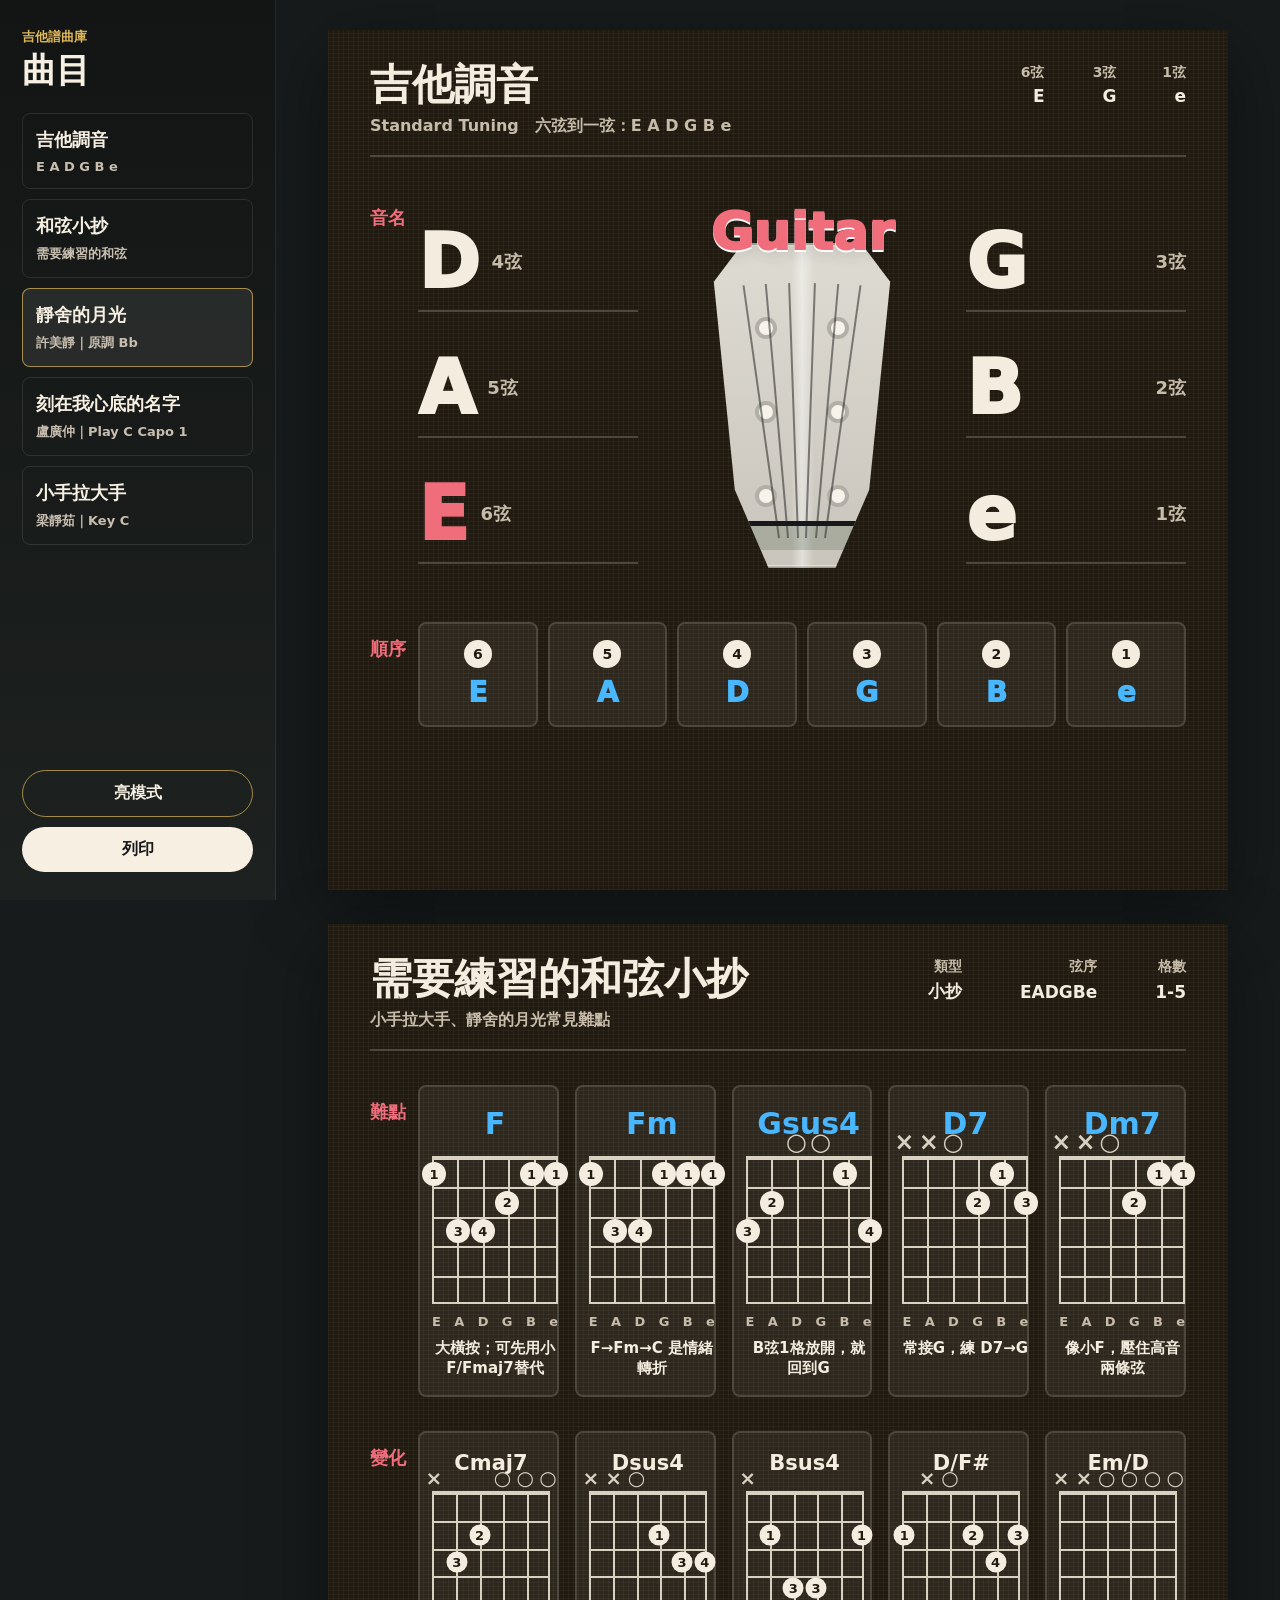
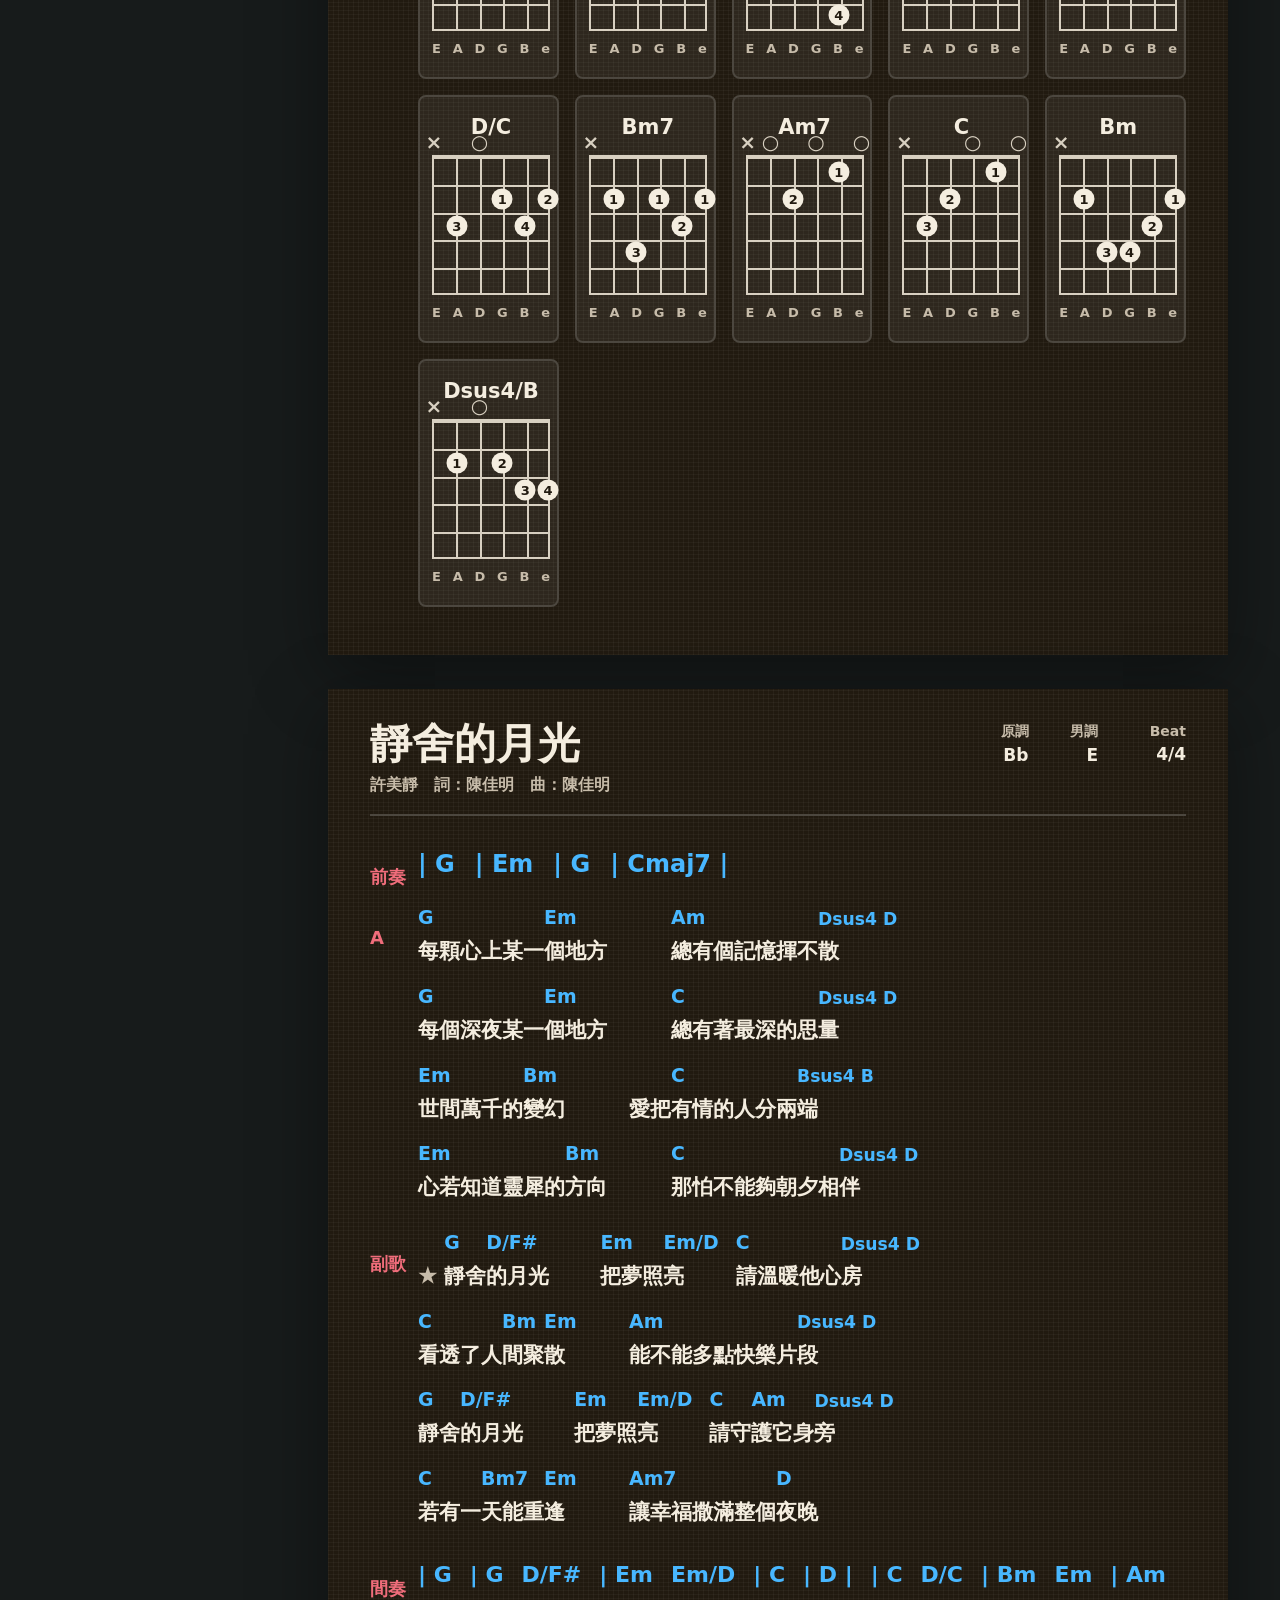
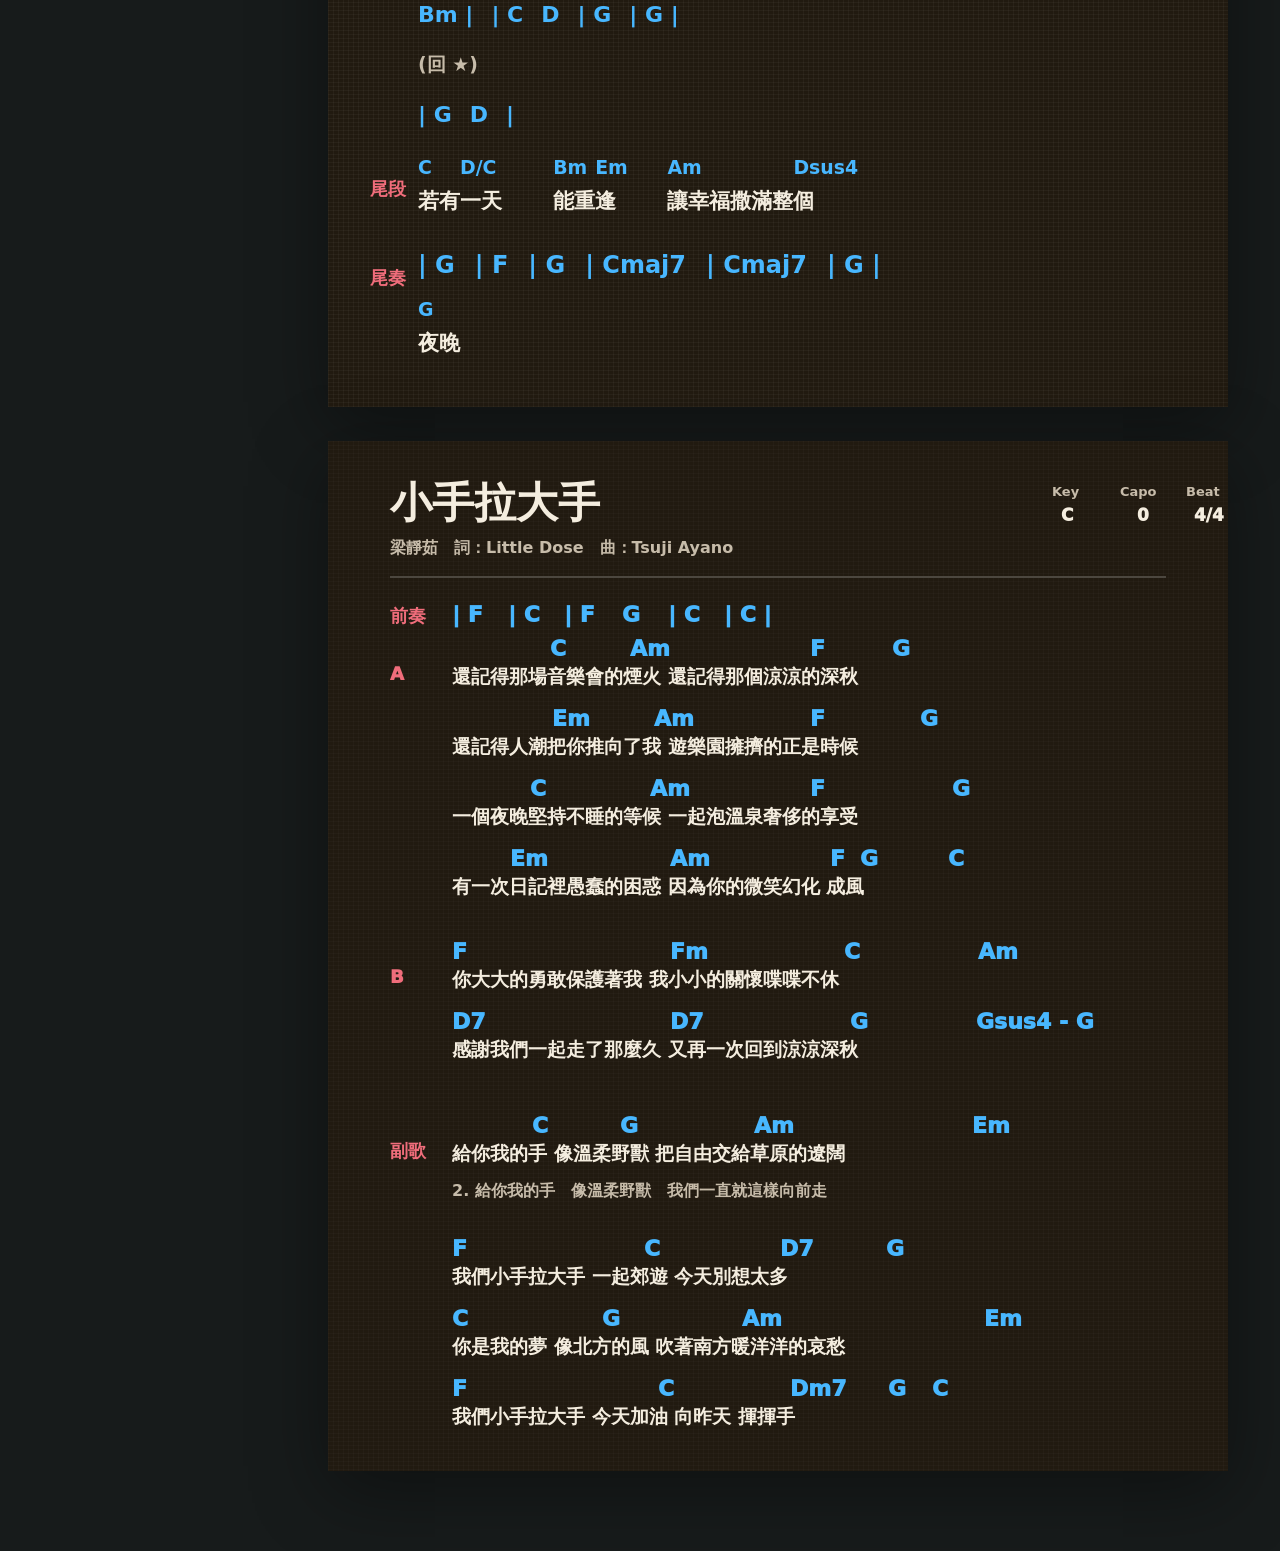
<file: index.html>
<!doctype html>
<html lang="zh-Hant" data-theme="dark">
  <head>
    <meta charset="utf-8">
    <meta name="viewport" content="width=device-width, initial-scale=1">
    <title>吉他譜曲庫</title>
    <link rel="stylesheet" href="./styles.css">
  </head>
  <body>
    <div class="app-shell">
      <aside class="song-sidebar" aria-label="曲目">
        <div class="brand">
          <p>吉他譜曲庫</p>
          <h1>曲目</h1>
        </div>
        <nav class="song-list">
          <a class="song-link" href="#guitar-tuning">
            <span>吉他調音</span>
            <small>E A D G B e</small>
          </a>
          <a class="song-link" href="#chord-cheatsheet">
            <span>和弦小抄</span>
            <small>需要練習的和弦</small>
          </a>
          <a class="song-link is-active" href="#city-moon">
            <span>靜舍的月光</span>
            <small>許美靜｜原調 Bb</small>
          </a>
          <a class="song-link" href="./generated/engraved-name/song.html">
            <span>刻在我心底的名字</span>
            <small>盧廣仲｜Play C Capo 1</small>
          </a>
          <a class="song-link" href="#little-hand">
            <span>小手拉大手</span>
            <small>梁靜茹｜Key C</small>
          </a>
        </nav>
        <div class="sidebar-actions">
          <button class="theme-toggle" type="button" data-theme-toggle aria-pressed="true">亮模式</button>
          <button class="print-button" type="button" onclick="window.print()">列印</button>
        </div>
      </aside>

      <main class="score-board" aria-label="歌詞和和弦">
        <article class="chart guide-chart" id="guitar-tuning">
          <header class="chart-header">
            <div>
              <h2>吉他調音</h2>
              <p>Standard Tuning　六弦到一弦：E A D G B e</p>
            </div>
            <dl class="song-key" aria-label="調音資訊">
              <div><dt>6弦</dt><dd>E</dd></div>
              <div><dt>3弦</dt><dd>G</dd></div>
              <div><dt>1弦</dt><dd>e</dd></div>
            </dl>
          </header>

          <section class="section">
            <h3>音名</h3>
            <div class="tuning-layout" aria-label="標準吉他調音">
              <div class="tuning-column left">
                <div class="tuning-note"><strong>D</strong><span>4弦</span></div>
                <div class="tuning-note"><strong>A</strong><span>5弦</span></div>
                <div class="tuning-note accent"><strong>E</strong><span>6弦</span></div>
              </div>
              <div class="headstock-card" aria-hidden="true">
                <div class="headstock-title">Guitar</div>
                <div class="headstock-shape">
                  <span class="peg peg-1"></span>
                  <span class="peg peg-2"></span>
                  <span class="peg peg-3"></span>
                  <span class="peg peg-4"></span>
                  <span class="peg peg-5"></span>
                  <span class="peg peg-6"></span>
                  <span class="string string-1"></span>
                  <span class="string string-2"></span>
                  <span class="string string-3"></span>
                  <span class="string string-4"></span>
                  <span class="string string-5"></span>
                  <span class="string string-6"></span>
                </div>
              </div>
              <div class="tuning-column right">
                <div class="tuning-note"><strong>G</strong><span>3弦</span></div>
                <div class="tuning-note"><strong>B</strong><span>2弦</span></div>
                <div class="tuning-note"><strong>e</strong><span>1弦</span></div>
              </div>
            </div>
          </section>

          <section class="section">
            <h3>順序</h3>
            <div class="string-strip" aria-label="六弦到一弦">
              <span><b>6</b>E</span>
              <span><b>5</b>A</span>
              <span><b>4</b>D</span>
              <span><b>3</b>G</span>
              <span><b>2</b>B</span>
              <span><b>1</b>e</span>
            </div>
          </section>
        </article>

        <article class="chart guide-chart" id="chord-cheatsheet">
          <header class="chart-header">
            <div>
              <h2>需要練習的和弦小抄</h2>
              <p>小手拉大手、靜舍的月光常見難點</p>
            </div>
            <dl class="song-key" aria-label="和弦資訊">
              <div><dt>類型</dt><dd>小抄</dd></div>
              <div><dt>弦序</dt><dd>EADGBe</dd></div>
              <div><dt>格數</dt><dd>1-5</dd></div>
            </dl>
          </header>

          <section class="section">
            <h3>難點</h3>
            <div class="chord-grid featured">
              <article class="chord-card">
                <h4>F</h4>
                <div class="chord-diagram" aria-label="F chord">
                  <span class="dot" style="--s:1;--f:1">1</span><span class="dot" style="--s:5;--f:1">1</span><span class="dot" style="--s:6;--f:1">1</span>
                  <span class="dot" style="--s:4;--f:2">2</span><span class="dot" style="--s:2;--f:3">3</span><span class="dot" style="--s:3;--f:3">4</span>
                </div>
                <p>大橫按；可先用小F/Fmaj7替代</p>
              </article>
              <article class="chord-card">
                <h4>Fm</h4>
                <div class="chord-diagram" aria-label="Fm chord">
                  <span class="dot" style="--s:1;--f:1">1</span><span class="dot" style="--s:4;--f:1">1</span><span class="dot" style="--s:5;--f:1">1</span><span class="dot" style="--s:6;--f:1">1</span>
                  <span class="dot" style="--s:2;--f:3">3</span><span class="dot" style="--s:3;--f:3">4</span>
                </div>
                <p>F→Fm→C 是情緒轉折</p>
              </article>
              <article class="chord-card">
                <h4>Gsus4</h4>
                <div class="chord-diagram" aria-label="Gsus4 chord">
                  <span class="open" style="--s:3">○</span><span class="open" style="--s:4">○</span>
                  <span class="dot" style="--s:1;--f:3">3</span><span class="dot" style="--s:2;--f:2">2</span><span class="dot" style="--s:5;--f:1">1</span><span class="dot" style="--s:6;--f:3">4</span>
                </div>
                <p>B弦1格放開，就回到G</p>
              </article>
              <article class="chord-card">
                <h4>D7</h4>
                <div class="chord-diagram" aria-label="D7 chord">
                  <span class="muted" style="--s:1">×</span><span class="muted" style="--s:2">×</span><span class="open" style="--s:3">○</span>
                  <span class="dot" style="--s:4;--f:2">2</span><span class="dot" style="--s:5;--f:1">1</span><span class="dot" style="--s:6;--f:2">3</span>
                </div>
                <p>常接G，練 D7→G</p>
              </article>
              <article class="chord-card">
                <h4>Dm7</h4>
                <div class="chord-diagram" aria-label="Dm7 chord">
                  <span class="muted" style="--s:1">×</span><span class="muted" style="--s:2">×</span><span class="open" style="--s:3">○</span>
                  <span class="dot" style="--s:4;--f:2">2</span><span class="dot" style="--s:5;--f:1">1</span><span class="dot" style="--s:6;--f:1">1</span>
                </div>
                <p>像小F，壓住高音兩條弦</p>
              </article>
            </div>
          </section>

          <section class="section">
            <h3>變化</h3>
            <div class="chord-grid compact">
              <article class="chord-card mini"><h4>Cmaj7</h4><div class="chord-diagram"><span class="muted" style="--s:1">×</span><span class="open" style="--s:4">○</span><span class="open" style="--s:5">○</span><span class="open" style="--s:6">○</span><span class="dot" style="--s:2;--f:3">3</span><span class="dot" style="--s:3;--f:2">2</span></div></article>
              <article class="chord-card mini"><h4>Dsus4</h4><div class="chord-diagram"><span class="muted" style="--s:1">×</span><span class="muted" style="--s:2">×</span><span class="open" style="--s:3">○</span><span class="dot" style="--s:4;--f:2">1</span><span class="dot" style="--s:5;--f:3">3</span><span class="dot" style="--s:6;--f:3">4</span></div></article>
              <article class="chord-card mini"><h4>Bsus4</h4><div class="chord-diagram"><span class="muted" style="--s:1">×</span><span class="dot" style="--s:2;--f:2">1</span><span class="dot" style="--s:3;--f:4">3</span><span class="dot" style="--s:4;--f:4">3</span><span class="dot" style="--s:5;--f:5">4</span><span class="dot" style="--s:6;--f:2">1</span></div></article>
              <article class="chord-card mini"><h4>D/F#</h4><div class="chord-diagram"><span class="muted" style="--s:2">×</span><span class="open" style="--s:3">○</span><span class="dot" style="--s:1;--f:2">1</span><span class="dot" style="--s:4;--f:2">2</span><span class="dot" style="--s:5;--f:3">4</span><span class="dot" style="--s:6;--f:2">3</span></div></article>
              <article class="chord-card mini"><h4>Em/D</h4><div class="chord-diagram"><span class="muted" style="--s:1">×</span><span class="muted" style="--s:2">×</span><span class="open" style="--s:3">○</span><span class="open" style="--s:4">○</span><span class="open" style="--s:5">○</span><span class="open" style="--s:6">○</span></div></article>
              <article class="chord-card mini"><h4>D/C</h4><div class="chord-diagram"><span class="muted" style="--s:1">×</span><span class="open" style="--s:3">○</span><span class="dot" style="--s:2;--f:3">3</span><span class="dot" style="--s:4;--f:2">1</span><span class="dot" style="--s:5;--f:3">4</span><span class="dot" style="--s:6;--f:2">2</span></div></article>
              <article class="chord-card mini"><h4>Bm7</h4><div class="chord-diagram"><span class="muted" style="--s:1">×</span><span class="dot" style="--s:2;--f:2">1</span><span class="dot" style="--s:3;--f:4">3</span><span class="dot" style="--s:4;--f:2">1</span><span class="dot" style="--s:5;--f:3">2</span><span class="dot" style="--s:6;--f:2">1</span></div></article>
              <article class="chord-card mini"><h4>Am7</h4><div class="chord-diagram"><span class="muted" style="--s:1">×</span><span class="open" style="--s:2">○</span><span class="open" style="--s:4">○</span><span class="open" style="--s:6">○</span><span class="dot" style="--s:3;--f:2">2</span><span class="dot" style="--s:5;--f:1">1</span></div></article>
              <article class="chord-card mini"><h4>C</h4><div class="chord-diagram"><span class="muted" style="--s:1">×</span><span class="open" style="--s:4">○</span><span class="open" style="--s:6">○</span><span class="dot" style="--s:2;--f:3">3</span><span class="dot" style="--s:3;--f:2">2</span><span class="dot" style="--s:5;--f:1">1</span></div></article>
              <article class="chord-card mini"><h4>Bm</h4><div class="chord-diagram"><span class="muted" style="--s:1">×</span><span class="dot" style="--s:2;--f:2">1</span><span class="dot" style="--s:3;--f:4">3</span><span class="dot" style="--s:4;--f:4">4</span><span class="dot" style="--s:5;--f:3">2</span><span class="dot" style="--s:6;--f:2">1</span></div></article>
              <article class="chord-card mini"><h4>Dsus4/B</h4><div class="chord-diagram"><span class="muted" style="--s:1">×</span><span class="dot" style="--s:2;--f:2">1</span><span class="open" style="--s:3">○</span><span class="dot" style="--s:4;--f:2">2</span><span class="dot" style="--s:5;--f:3">3</span><span class="dot" style="--s:6;--f:3">4</span></div></article>
            </div>
          </section>
        </article>

        <article class="chart song-chart" id="city-moon">
          <header class="chart-header">
            <div>
              <h2>靜舍的月光</h2>
              <p>許美靜　詞：陳佳明　曲：陳佳明</p>
            </div>
            <dl class="song-key" aria-label="調性資訊">
              <div><dt>原調</dt><dd>Bb</dd></div>
              <div><dt>男調</dt><dd>E</dd></div>
              <div><dt>Beat</dt><dd>4/4</dd></div>
            </dl>
          </header>

          <section class="section">
            <h3>前奏</h3>
            <p class="progression">
              <span>| G</span><span>| Em</span><span>| G</span><span>| Cmaj7 |</span>
            </p>
          </section>

          <section class="section">
            <h3>A</h3>
            <p class="lyric-line">
              <span class="hit" data-chord="G">每</span>顆心上某一<span class="hit" data-chord="Em">個</span>地方<span class="phrase-gap"></span>
              <span class="hit" data-chord="Am">總</span>有個記憶揮不<span class="hit wide-chord" data-chord="Dsus4  D">散</span>
            </p>
            <p class="lyric-line">
              <span class="hit" data-chord="G">每</span>個深夜某一<span class="hit" data-chord="Em">個</span>地方<span class="phrase-gap"></span>
              <span class="hit" data-chord="C">總</span>有著最深的思<span class="hit wide-chord" data-chord="Dsus4  D">量</span>
            </p>
            <p class="lyric-line">
              <span class="hit" data-chord="Em">世</span>間萬千的<span class="hit" data-chord="Bm">變</span>幻<span class="phrase-gap"></span>
              愛把<span class="hit" data-chord="C">有</span>情的人分兩<span class="hit wide-chord" data-chord="Bsus4  B">端</span>
            </p>
            <p class="lyric-line">
              <span class="hit" data-chord="Em">心</span>若知道靈犀的<span class="hit" data-chord="Bm">方</span>向<span class="phrase-gap"></span>
              <span class="hit" data-chord="C">那</span>怕不能夠朝夕相<span class="hit wide-chord" data-chord="Dsus4  D">伴</span>
            </p>
          </section>

          <section class="section">
            <h3>副歌</h3>
            <p class="lyric-line marker-line">
              <span class="marker">★</span><span class="hit" data-chord="G">靜</span>舍<span class="hit" data-chord="D/F#">的</span>月光<span class="phrase-gap small"></span>
              <span class="hit" data-chord="Em">把</span>夢照<span class="hit" data-chord="Em/D">亮</span><span class="phrase-gap small"></span>
              <span class="hit" data-chord="C">請</span>溫暖他心<span class="hit wide-chord" data-chord="Dsus4  D">房</span>
            </p>
            <p class="lyric-line">
              <span class="hit" data-chord="C">看</span>透了人<span class="hit" data-chord="Bm">間</span>聚<span class="hit" data-chord="Em">散</span><span class="phrase-gap"></span>
              <span class="hit" data-chord="Am">能</span>不能多點快樂片<span class="hit wide-chord" data-chord="Dsus4  D">段</span>
            </p>
            <p class="lyric-line">
              <span class="hit" data-chord="G">靜</span>舍<span class="hit" data-chord="D/F#">的</span>月光<span class="phrase-gap small"></span>
              <span class="hit" data-chord="Em">把</span>夢照<span class="hit" data-chord="Em/D">亮</span><span class="phrase-gap small"></span>
              <span class="hit" data-chord="C">請</span>守<span class="hit" data-chord="Am">護</span>它身<span class="hit wide-chord" data-chord="Dsus4  D">旁</span>
            </p>
            <p class="lyric-line">
              <span class="hit" data-chord="C">若</span>有一<span class="hit" data-chord="Bm7">天</span>能重<span class="hit" data-chord="Em">逢</span><span class="phrase-gap"></span>
              <span class="hit" data-chord="Am7">讓</span>幸福撒滿整個<span class="hit" data-chord="D">夜</span>晚
            </p>
          </section>

          <section class="section">
            <h3>間奏</h3>
            <p class="progression dense">
              <span>| G</span><span>| G</span><span>D/F#</span><span>| Em</span><span>Em/D</span><span>| C</span><span>| D |</span>
              <span>| C</span><span>D/C</span><span>| Bm</span><span>Em</span><span>| Am</span><span>Bm |</span>
              <span>| C</span><span>D</span><span>| G</span><span>| G |</span>
            </p>
            <p class="note">(回 ★)</p>
            <p class="progression dense">
              <span>| G</span><span>D</span><span>|</span>
            </p>
          </section>

          <section class="section">
            <h3>尾段</h3>
            <p class="lyric-line">
              <span class="hit" data-chord="C">若</span>有<span class="hit" data-chord="D/C">一</span>天<span class="phrase-gap small"></span>
              <span class="hit" data-chord="Bm">能</span>重<span class="hit" data-chord="Em">逢</span><span class="phrase-gap small"></span>
              <span class="hit" data-chord="Am">讓</span>幸福撒滿整<span class="hit" data-chord="Dsus4">個</span>
            </p>
          </section>

          <section class="section">
            <h3>尾奏</h3>
            <p class="progression">
              <span>| G</span><span>| F</span><span>| G</span><span>| Cmaj7</span><span>| Cmaj7</span><span>| G |</span>
            </p>
            <p class="lyric-line short-line"><span class="hit" data-chord="G">夜</span>晚</p>
          </section>
        </article>

        <article class="chart song-chart svg-chart" id="little-hand">
          <svg class="score-svg little-hand-svg" viewBox="0 0 900 1030" role="img" aria-labelledby="little-hand-svg-title little-hand-svg-desc" xml:space="preserve">
            <title id="little-hand-svg-title">小手拉大手 SVG 和弦譜</title>
            <desc id="little-hand-svg-desc">小手拉大手的固定座標 SVG 譜面，和弦與歌詞都以文字座標放置。</desc>
            <defs>
              <pattern id="little-hand-grid" width="5" height="4" patternUnits="userSpaceOnUse">
                <path d="M0 0H5M0 0V4" class="svg-grid-line"></path>
              </pattern>
            </defs>
            <rect class="svg-paper" width="900" height="1030"></rect>
            <rect class="svg-grid" width="900" height="1030"></rect>

            <text class="svg-title" x="62" y="76">小手拉大手</text>
            <text class="svg-subtitle" x="62" y="112">梁靜茹　詞：Little Dose　曲：Tsuji Ayano</text>
            <g class="svg-meta">
              <text class="svg-meta-label" x="724" y="55">Key</text>
              <text class="svg-meta-value" x="733" y="80">C</text>
              <text class="svg-meta-label" x="792" y="55">Capo</text>
              <text class="svg-meta-value" x="809" y="80">0</text>
              <text class="svg-meta-label" x="858" y="55">Beat</text>
              <text class="svg-meta-value" x="866" y="80">4/4</text>
            </g>
            <line class="svg-rule" x1="62" y1="136" x2="838" y2="136"></line>

            <g class="svg-section" id="little-hand-intro">
              <text class="svg-label" x="62" y="181">前奏</text>
              <text class="svg-progression" x="124" y="181">| F</text>
              <text class="svg-progression" x="180" y="181">| C</text>
              <text class="svg-progression" x="236" y="181">| F</text>
              <text class="svg-progression" x="294" y="181">G</text>
              <text class="svg-progression" x="340" y="181">| C</text>
              <text class="svg-progression" x="396" y="181">| C |</text>
            </g>

            <g class="svg-section" id="little-hand-a">
              <text class="svg-label" x="62" y="239">A</text>

              <g class="svg-line" data-line="a-1">
                <text class="svg-chord" x="222" y="215" data-chord="C">C</text>
                <text class="svg-chord" x="302" y="215" data-chord="Am">Am</text>
                <text class="svg-chord" x="482" y="215" data-chord="F">F</text>
                <text class="svg-chord" x="564" y="215" data-chord="G">G</text>
                <text class="svg-lyric" x="124" y="242">還記得那場音樂會的煙火  還記得那個涼涼的深秋</text>
              </g>

              <g class="svg-line" data-line="a-2">
                <text class="svg-chord" x="224" y="285" data-chord="Em">Em</text>
                <text class="svg-chord" x="326" y="285" data-chord="Am">Am</text>
                <text class="svg-chord" x="482" y="285" data-chord="F">F</text>
                <text class="svg-chord" x="592" y="285" data-chord="G">G</text>
                <text class="svg-lyric" x="124" y="312">還記得人潮把你推向了我  遊樂園擁擠的正是時候</text>
              </g>

              <g class="svg-line" data-line="a-3">
                <text class="svg-chord" x="202" y="355" data-chord="C">C</text>
                <text class="svg-chord" x="322" y="355" data-chord="Am">Am</text>
                <text class="svg-chord" x="482" y="355" data-chord="F">F</text>
                <text class="svg-chord" x="624" y="355" data-chord="G">G</text>
                <text class="svg-lyric" x="124" y="382">一個夜晚堅持不睡的等候  一起泡溫泉奢侈的享受</text>
              </g>

              <g class="svg-line" data-line="a-4">
                <text class="svg-chord" x="182" y="425" data-chord="Em">Em</text>
                <text class="svg-chord" x="342" y="425" data-chord="Am">Am</text>
                <text class="svg-chord" x="502" y="425" data-chord="F">F</text>
                <text class="svg-chord" x="532" y="425" data-chord="G">G</text>
                <text class="svg-chord" x="620" y="425" data-chord="C">C</text>
                <text class="svg-lyric" x="124" y="452">有一次日記裡愚蠢的困惑  因為你的微笑幻化  成風</text>
              </g>
            </g>

            <g class="svg-section" id="little-hand-b">
              <text class="svg-label" x="62" y="542">B</text>

              <g class="svg-line" data-line="b-1">
                <text class="svg-chord" x="124" y="518" data-chord="F">F</text>
                <text class="svg-chord" x="342" y="518" data-chord="Fm">Fm</text>
                <text class="svg-chord" x="516" y="518" data-chord="C">C</text>
                <text class="svg-chord" x="650" y="518" data-chord="Am">Am</text>
                <text class="svg-lyric" x="124" y="545">你大大的勇敢保護著我  我小小的關懷喋喋不休</text>
              </g>

              <g class="svg-line" data-line="b-2">
                <text class="svg-chord" x="124" y="588" data-chord="D7">D7</text>
                <text class="svg-chord" x="342" y="588" data-chord="D7">D7</text>
                <text class="svg-chord" x="522" y="588" data-chord="G">G</text>
                <text class="svg-chord" x="648" y="588" data-chord="Gsus4 - G">Gsus4 - G</text>
                <text class="svg-lyric" x="124" y="615">感謝我們一起走了那麼久  又再一次回到涼涼深秋</text>
              </g>
            </g>

            <g class="svg-section" id="little-hand-chorus">
              <text class="svg-label" x="62" y="716">副歌</text>

              <g class="svg-line" data-line="chorus-1">
                <text class="svg-chord" x="204" y="692" data-chord="C">C</text>
                <text class="svg-chord" x="292" y="692" data-chord="G">G</text>
                <text class="svg-chord" x="426" y="692" data-chord="Am">Am</text>
                <text class="svg-chord" x="644" y="692" data-chord="Em">Em</text>
                <text class="svg-lyric" x="124" y="719">給你我的手  像溫柔野獸  把自由交給草原的遼闊</text>
              </g>

              <text class="svg-note" x="124" y="755">2. 給你我的手　像溫柔野獸　我們一直就這樣向前走</text>

              <g class="svg-line" data-line="chorus-2">
                <text class="svg-chord" x="124" y="815" data-chord="F">F</text>
                <text class="svg-chord" x="316" y="815" data-chord="C">C</text>
                <text class="svg-chord" x="452" y="815" data-chord="D7">D7</text>
                <text class="svg-chord" x="558" y="815" data-chord="G">G</text>
                <text class="svg-lyric" x="124" y="842">我們小手拉大手  一起郊遊  今天別想太多</text>
              </g>

              <g class="svg-line" data-line="chorus-3">
                <text class="svg-chord" x="124" y="885" data-chord="C">C</text>
                <text class="svg-chord" x="274" y="885" data-chord="G">G</text>
                <text class="svg-chord" x="414" y="885" data-chord="Am">Am</text>
                <text class="svg-chord" x="656" y="885" data-chord="Em">Em</text>
                <text class="svg-lyric" x="124" y="912">你是我的夢  像北方的風  吹著南方暖洋洋的哀愁</text>
              </g>

              <g class="svg-line" data-line="chorus-4">
                <text class="svg-chord" x="124" y="955" data-chord="F">F</text>
                <text class="svg-chord" x="330" y="955" data-chord="C">C</text>
                <text class="svg-chord" x="462" y="955" data-chord="Dm7">Dm7</text>
                <text class="svg-chord" x="560" y="955" data-chord="G">G</text>
                <text class="svg-chord" x="604" y="955" data-chord="C">C</text>
                <text class="svg-lyric" x="124" y="982">我們小手拉大手  今天加油  向昨天  揮揮手</text>
              </g>
            </g>
          </svg>
        </article>
      </main>
    </div>
    <script>
      (() => {
        const root = document.documentElement;
        const themeKey = "guitar-score-theme";
        const buttons = () => Array.from(document.querySelectorAll("[data-theme-toggle]"));
        const applyTheme = (theme) => {
          root.dataset.theme = theme;
          buttons().forEach((button) => {
            const isDark = theme === "dark";
            button.textContent = isDark ? "亮模式" : "暗模式";
            button.setAttribute("aria-pressed", String(isDark));
          });
        };
        const storedTheme = localStorage.getItem(themeKey);
        applyTheme(storedTheme || "dark");

        document.addEventListener("click", (event) => {
          const button = event.target.closest("[data-theme-toggle]");
          if (!button) return;
          const nextTheme = root.dataset.theme === "dark" ? "light" : "dark";
          localStorage.setItem(themeKey, nextTheme);
          applyTheme(nextTheme);
        });

        const links = Array.from(document.querySelectorAll(".song-link"));
        const syncActiveLink = () => {
          const hash = window.location.hash || "#city-moon";
          links.forEach((link) => {
            const href = link.getAttribute("href") || "";
            link.classList.toggle("is-active", href.startsWith("#") && href === hash);
          });
        };
        window.addEventListener("hashchange", syncActiveLink);
        syncActiveLink();
      })();
    </script>
  </body>
</html>
</file>
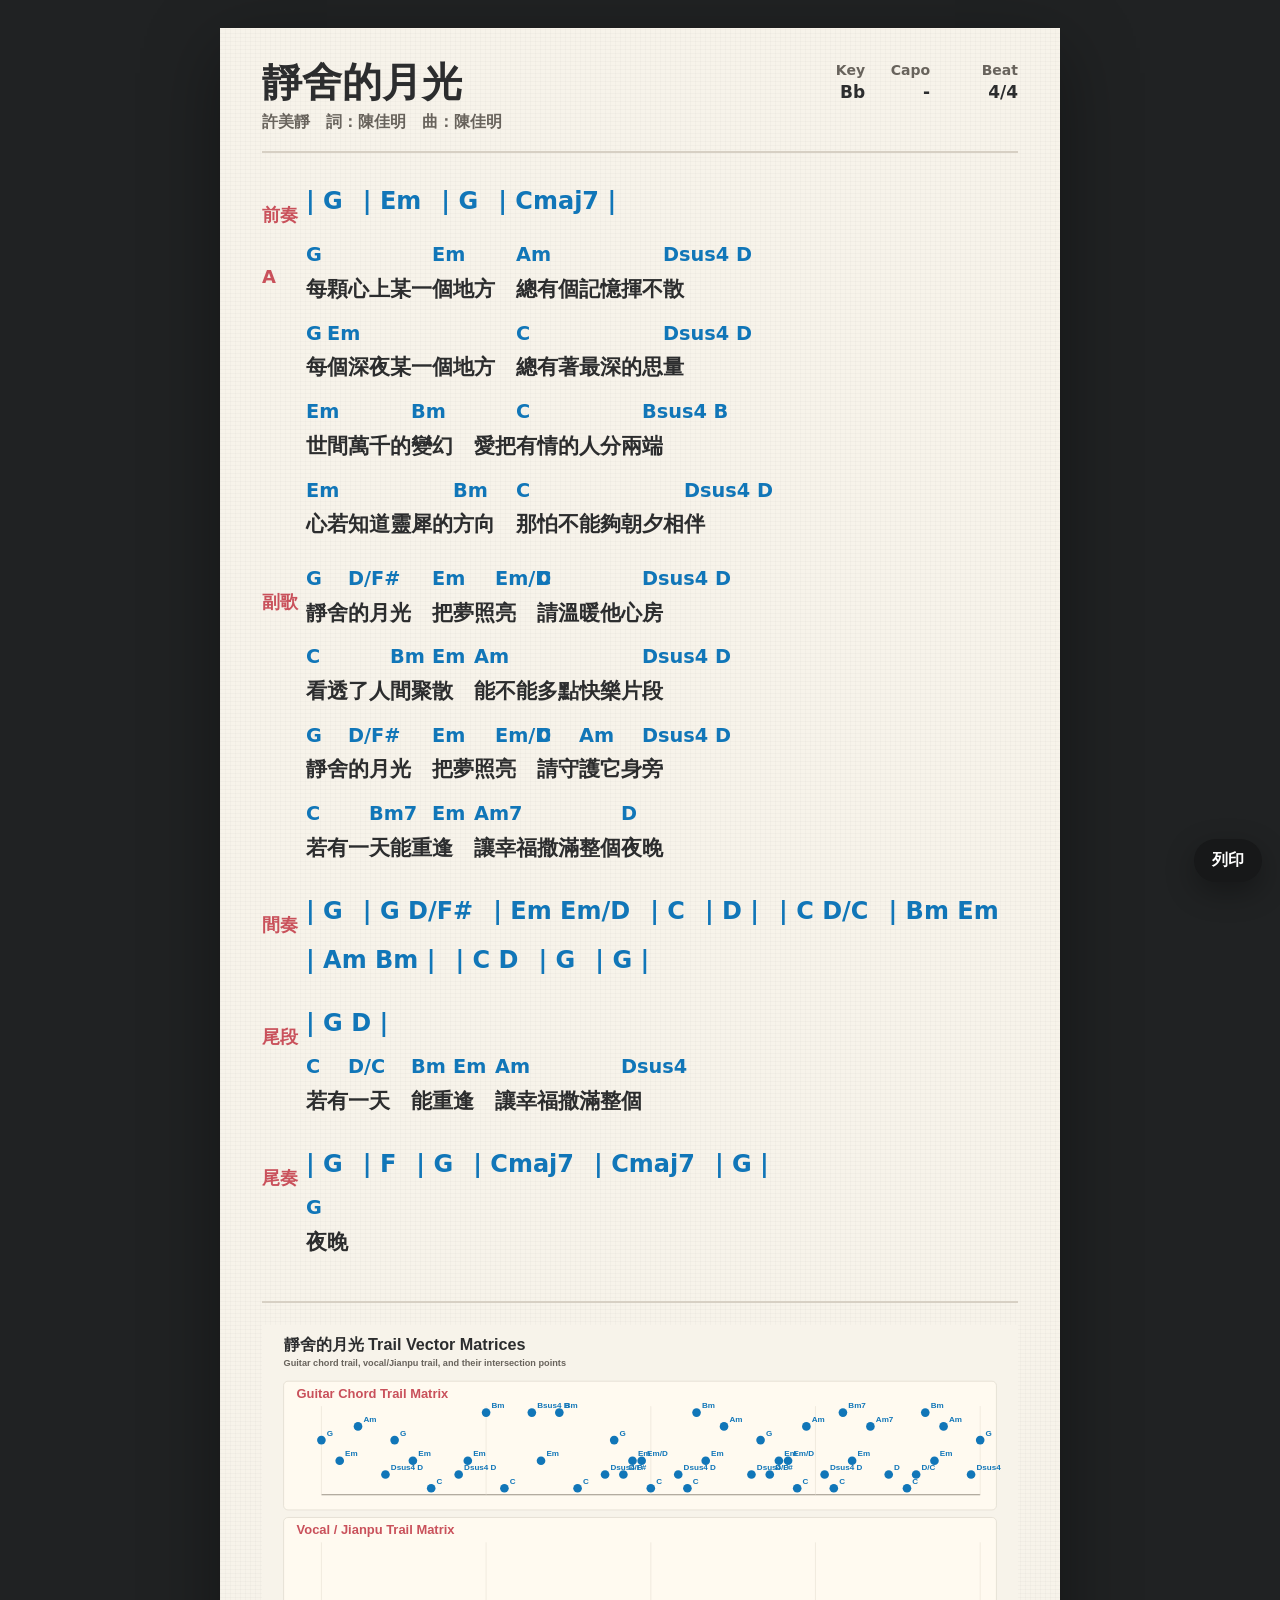
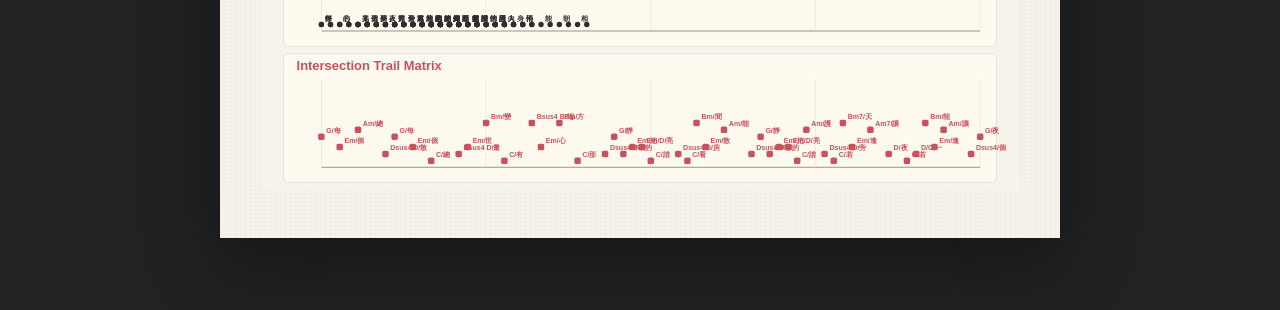
<file: generated/city-moon/song.html>
<!doctype html>
<html lang="zh-Hant">
  <head>
    <meta charset="utf-8">
    <meta name="viewport" content="width=device-width, initial-scale=1">
    <title>靜舍的月光｜Trail 和弦譜</title>
    <style>
      :root {
        --page: #202223;
        --paper: #f7f3ea;
        --ink: #2c2d2e;
        --muted: #68635c;
        --chord: #1176b8;
        --rule: #d7d0c4;
        --section: #c9515b;
        font-family: "PingFang TC", "Noto Sans TC", "Microsoft JhengHei", system-ui, sans-serif;
      }
      * { box-sizing: border-box; }
      body { margin: 0; background: var(--page); color: var(--ink); }
      .page { display: flex; justify-content: center; min-height: 100vh; padding: 28px 16px 72px; }
      .chart {
        width: min(100%, 840px);
        min-height: 1120px;
        background:
          repeating-linear-gradient(0deg, rgba(0,0,0,.018) 0 1px, transparent 1px 4px),
          repeating-linear-gradient(90deg, rgba(0,0,0,.018) 0 1px, transparent 1px 5px),
          var(--paper);
        box-shadow: 0 20px 70px rgba(0,0,0,.38);
        padding: 34px 42px 48px;
      }
      .chart-header {
        display: flex;
        align-items: flex-start;
        justify-content: space-between;
        gap: 24px;
        border-bottom: 2px solid var(--rule);
        padding-bottom: 18px;
        margin-bottom: 24px;
      }
      h1, h2, p, dl, figure { margin: 0; }
      h1 { color: var(--ink); font-size: 40px; line-height: 1; letter-spacing: 0; }
      .chart-header p { margin-top: 10px; color: var(--muted); font-size: 16px; font-weight: 650; }
      .song-key { display: grid; grid-template-columns: repeat(3, auto); gap: 12px 18px; color: var(--muted); font-size: 14px; text-align: right; white-space: nowrap; }
      .song-key div { display: grid; gap: 4px; }
      .song-key dt { font-weight: 700; }
      .song-key dd { color: var(--ink); font-size: 17px; font-weight: 900; }
      .section { position: relative; display: grid; gap: 24px; margin-top: 34px; padding-left: 44px; }
      .section h2 { position: absolute; left: 0; top: 16px; color: var(--section); font-size: 18px; font-weight: 900; }
      .progression { display: flex; flex-wrap: wrap; gap: 20px; color: var(--chord); font-size: 24px; font-weight: 900; line-height: 1.2; }
      .vocal-pair { display: grid; gap: 4px; }
      .lyric-line { position: relative; min-height: 54px; padding-top: 24px; color: var(--ink); font-size: 21px; font-weight: 760; line-height: 1.45; letter-spacing: 0; word-spacing: .16em; }
      .jp-line { word-spacing: .05em; }
      .jp-line .hit { min-width: 1.08em; }
      .jp-line .hit::before { font-size: .72em; top: -1.36em; }
      .romaji-line { color: var(--muted); font-size: 14px; font-weight: 760; line-height: 1.35; letter-spacing: 0; }
      .hit { position: relative; display: inline-block; min-width: .95em; word-spacing: 0; }
      .hit::before { content: attr(data-chord); position: absolute; left: 0; top: -1.48em; color: var(--chord); font-size: .92em; font-weight: 900; line-height: 1; white-space: nowrap; }
      .hit.empty { width: 2.4em; }
      .matrix-figure { margin-top: 44px; border-top: 2px solid var(--rule); padding-top: 22px; }
      .matrix-figure img { display: block; width: 100%; height: auto; }
      .toolbar { position: fixed; right: 18px; bottom: 18px; }
      button { border: 0; border-radius: 999px; background: #171819; color: white; cursor: pointer; font: inherit; font-weight: 850; padding: 11px 18px; box-shadow: 0 10px 30px rgba(0,0,0,.32); }
      @media (max-width: 720px) {
        .page { padding: 0 0 72px; }
        .chart { padding: 24px 22px 40px; }
        .chart-header { display: grid; }
        .song-key { justify-content: start; text-align: left; }
        .section { padding-left: 0; }
        .section h2 { position: static; }
        .lyric-line { font-size: 18px; }
        .jp-line { word-spacing: 0; }
        .jp-line .hit { min-width: 1em; }
        .jp-line .hit::before { font-size: .66em; }
        .romaji-line { font-size: 12px; }
      }
      @page { size: A4 portrait; margin: 12mm; }
      @media print {
        body, .page { background: white; }
        .page { display: block; min-height: 0; padding: 0; }
        .chart { width: auto; min-height: 0; box-shadow: none; padding: 0; print-color-adjust: exact; -webkit-print-color-adjust: exact; }
        .toolbar { display: none; }
      }
    </style>
  </head>
  <body>
    <main class="page" aria-label="靜舍的月光 Trail 和弦譜">
      <article class="chart">
        <header class="chart-header">
          <div>
            <h1>靜舍的月光</h1>
            <p>許美靜　詞：陳佳明　曲：陳佳明</p>
          </div>
          <dl class="song-key" aria-label="調性資訊"><div><dt>Key</dt><dd>Bb</dd></div><div><dt>Capo</dt><dd>-</dd></div><div><dt>Beat</dt><dd>4/4</dd></div></dl>
        </header>
        <section class="section"><h2>前奏</h2><p class="progression"><span>| G</span><span>| Em</span><span>| G</span><span>| Cmaj7 |</span></p></section><section class="section"><h2>A</h2><p class="lyric-line"><span class="hit" data-chord="G">每</span>顆心上某一<span class="hit" data-chord="Em">個</span>地方　<span class="hit" data-chord="Am">總</span>有個記憶揮不<span class="hit" data-chord="Dsus4  D">散</span></p><p class="lyric-line"><span class="hit" data-chord="G">每</span><span class="hit" data-chord="Em">個</span>深夜某一個地方　<span class="hit" data-chord="C">總</span>有著最深的思<span class="hit" data-chord="Dsus4  D">量</span></p><p class="lyric-line"><span class="hit" data-chord="Em">世</span>間萬千的<span class="hit" data-chord="Bm">變</span>幻　愛把<span class="hit" data-chord="C">有</span>情的人分兩<span class="hit" data-chord="Bsus4  B">端</span></p><p class="lyric-line"><span class="hit" data-chord="Em">心</span>若知道靈犀的<span class="hit" data-chord="Bm">方</span>向　<span class="hit" data-chord="C">那</span>怕不能夠朝夕相<span class="hit" data-chord="Dsus4  D">伴</span></p></section><section class="section"><h2>副歌</h2><p class="lyric-line"><span class="hit" data-chord="G">靜</span>舍<span class="hit" data-chord="D/F#">的</span>月光　<span class="hit" data-chord="Em">把</span>夢照<span class="hit" data-chord="Em/D">亮</span>　<span class="hit" data-chord="C">請</span>溫暖他心<span class="hit" data-chord="Dsus4  D">房</span></p><p class="lyric-line"><span class="hit" data-chord="C">看</span>透了人<span class="hit" data-chord="Bm">間</span>聚<span class="hit" data-chord="Em">散</span>　<span class="hit" data-chord="Am">能</span>不能多點快樂片<span class="hit" data-chord="Dsus4  D">段</span></p><p class="lyric-line"><span class="hit" data-chord="G">靜</span>舍<span class="hit" data-chord="D/F#">的</span>月光　<span class="hit" data-chord="Em">把</span>夢照<span class="hit" data-chord="Em/D">亮</span>　<span class="hit" data-chord="C">請</span>守<span class="hit" data-chord="Am">護</span>它身<span class="hit" data-chord="Dsus4  D">旁</span></p><p class="lyric-line"><span class="hit" data-chord="C">若</span>有一<span class="hit" data-chord="Bm7">天</span>能重<span class="hit" data-chord="Em">逢</span>　<span class="hit" data-chord="Am7">讓</span>幸福撒滿整個<span class="hit" data-chord="D">夜</span>晚</p></section><section class="section"><h2>間奏</h2><p class="progression"><span>| G</span><span>| G  D/F#</span><span>| Em  Em/D</span><span>| C</span><span>| D |</span><span>| C  D/C</span><span>| Bm  Em</span><span>| Am  Bm |</span><span>| C  D</span><span>| G</span><span>| G |</span></p></section><section class="section"><h2>尾段</h2><p class="progression"><span>| G  D |</span></p><p class="lyric-line"><span class="hit" data-chord="C">若</span>有<span class="hit" data-chord="D/C">一</span>天　<span class="hit" data-chord="Bm">能</span>重<span class="hit" data-chord="Em">逢</span>　<span class="hit" data-chord="Am">讓</span>幸福撒滿整<span class="hit" data-chord="Dsus4">個</span></p></section><section class="section"><h2>尾奏</h2><p class="progression"><span>| G</span><span>| F</span><span>| G</span><span>| Cmaj7</span><span>| Cmaj7</span><span>| G |</span></p><p class="lyric-line"><span class="hit" data-chord="G">夜</span>晚</p></section>
        <figure class="matrix-figure">
          <img src="trail-matrix.svg" alt="吉他、人聲與交集 Trail 向量矩陣">
        </figure>
      </article>
      <nav class="toolbar" aria-label="工具列"><button type="button" onclick="window.print()">列印</button></nav>
    </main>
  </body>
</html>
</file>
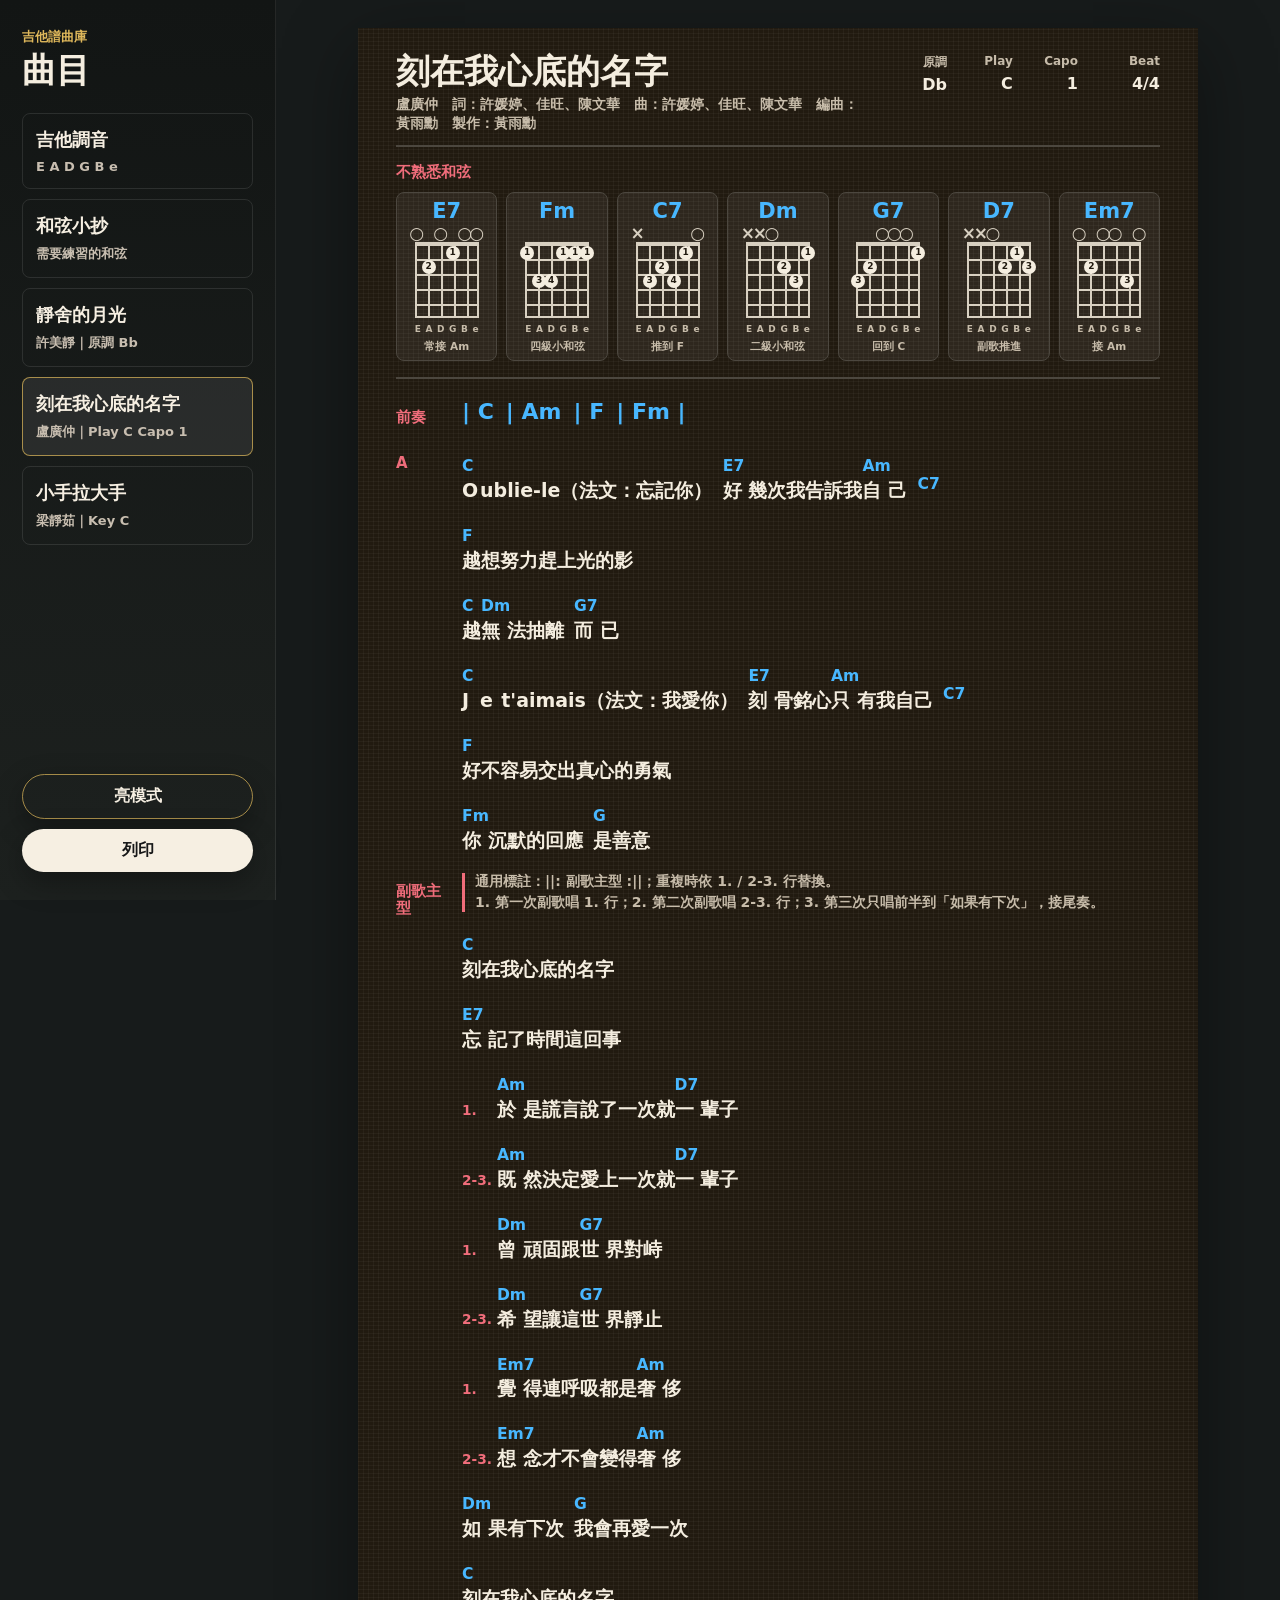
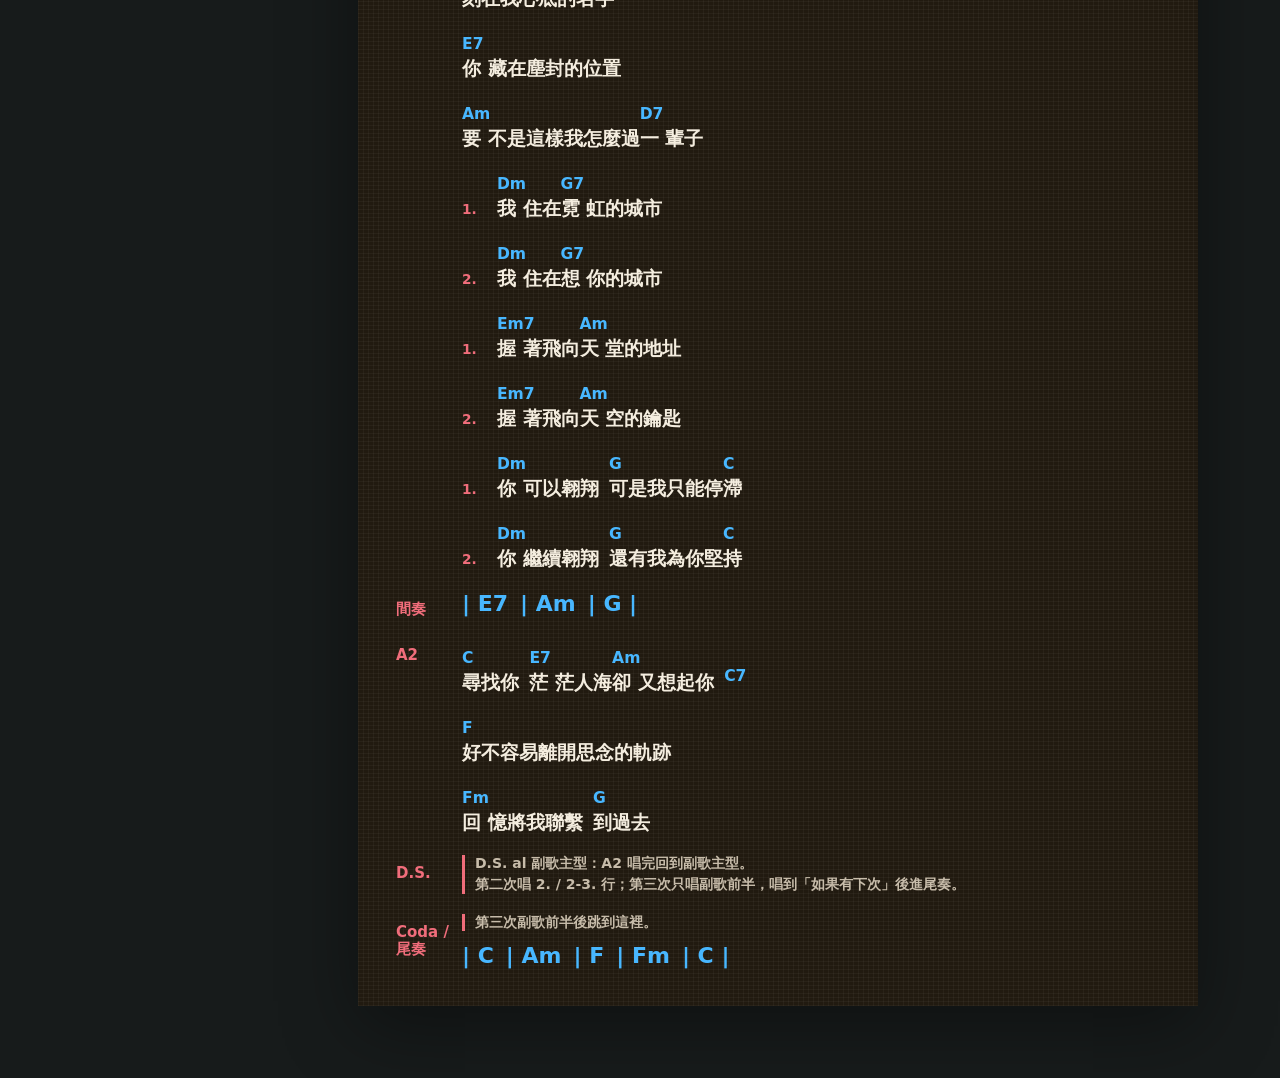
<file: generated/engraved-name/song.html>
<!doctype html>
<html lang="zh-Hant" data-theme="dark">
  <head>
    <meta charset="utf-8">
    <meta name="viewport" content="width=device-width, initial-scale=1">
    <title>刻在我心底的名字｜Trail 和弦譜</title>
    <script>
      (() => {
        try {
          document.documentElement.dataset.theme = localStorage.getItem("guitar-score-theme") || "dark";
        } catch (error) {
          document.documentElement.dataset.theme = "dark";
        }
      })();
    </script>
    <style>
      :root {
        color-scheme: dark;
        --page: #171b1b;
        --sidebar: #121514;
        --sidebar-soft: #1d211f;
        --paper: #211a10;
        --ink: #f4eddf;
        --muted: #c7bcaa;
        --chord: #48b7ff;
        --rule: #4c473f;
        --section: #f06d7b;
        --accent: #dfb85b;
        --sidebar-text: #f6efe2;
        --sidebar-muted: #c8beb0;
        --sidebar-border: rgba(255,255,255,.08);
        --link-border: rgba(255,255,255,.1);
        --link-hover-bg: rgba(255,255,255,.08);
        --link-active-border: rgba(223,184,91,.7);
        --button-bg: #f6efe2;
        --button-ink: #171819;
        --paper-grid: rgba(255,255,255,.035);
        --chart-shadow: 0 20px 70px rgba(0,0,0,.38);
        --card-bg: rgba(255,255,255,.06);
        --diagram-line: #d8d0c1;
        --diagram-dot: #f4eddf;
        --diagram-dot-ink: #211a10;
        font-family: "PingFang TC", "Noto Sans TC", "Microsoft JhengHei", system-ui, sans-serif;
      }
      :root[data-theme="light"] {
        color-scheme: light;
        --page: #ece7dc;
        --sidebar: #f8f3e9;
        --sidebar-soft: #fffaf1;
        --paper: #fffaf0;
        --ink: #2c2d2e;
        --muted: #68635c;
        --chord: #1176b8;
        --rule: #d7d0c4;
        --section: #c9515b;
        --accent: #a57920;
        --sidebar-text: #2c2d2e;
        --sidebar-muted: #6b6257;
        --sidebar-border: rgba(44,45,46,.1);
        --link-border: rgba(44,45,46,.12);
        --link-hover-bg: rgba(223,184,91,.15);
        --link-active-border: rgba(165,121,32,.7);
        --button-bg: #171819;
        --button-ink: #fffaf0;
        --paper-grid: rgba(0,0,0,.022);
        --chart-shadow: 0 20px 70px rgba(44,45,46,.22);
        --card-bg: rgba(255,255,255,.68);
        --diagram-line: #27292a;
        --diagram-dot: #27292a;
        --diagram-dot-ink: #f7f3ea;
      }
      * { box-sizing: border-box; }
      body { margin: 0; background: var(--page); color: var(--ink); }
      .app-shell { display: grid; grid-template-columns: 276px minmax(0, 1fr); min-height: 100vh; }
      .song-sidebar { position: sticky; top: 0; display: flex; flex-direction: column; gap: 26px; height: 100vh; padding: 28px 22px; background: linear-gradient(180deg, var(--sidebar), var(--sidebar-soft)); border-right: 1px solid var(--sidebar-border); color: var(--sidebar-text); }
      .brand p, .brand h1, .song-link span, .song-link small { margin: 0; }
      .brand p { color: var(--accent); font-size: 13px; font-weight: 850; }
      .brand h1 { margin-top: 7px; font-size: 34px; line-height: 1; }
      .song-list { display: grid; gap: 10px; }
      .song-link { display: grid; gap: 7px; border: 1px solid var(--link-border); border-radius: 8px; color: inherit; padding: 14px 13px; text-decoration: none; transition: background 150ms ease, border-color 150ms ease, transform 150ms ease; }
      .song-link:hover, .song-link:focus-visible, .song-link.is-active { background: var(--link-hover-bg); border-color: var(--link-active-border); }
      .song-link:hover { transform: translateY(-1px); }
      .song-link span { font-size: 18px; font-weight: 900; }
      .song-link small { color: var(--sidebar-muted); font-size: 13px; font-weight: 700; }
      .sidebar-actions { margin-top: auto; display: grid; gap: 10px; }
      .page { display: flex; justify-content: center; min-height: 100vh; padding: 28px 16px 72px; }
      .chart {
        width: min(100%, 840px);
        min-height: 1120px;
        background:
          repeating-linear-gradient(0deg, var(--paper-grid) 0 1px, transparent 1px 4px),
          repeating-linear-gradient(90deg, var(--paper-grid) 0 1px, transparent 1px 5px),
          var(--paper);
        box-shadow: var(--chart-shadow);
        padding: 34px 42px 48px;
      }
      .chart-header {
        display: flex;
        align-items: flex-start;
        justify-content: space-between;
        gap: 24px;
        border-bottom: 2px solid var(--rule);
        padding-bottom: 18px;
        margin-bottom: 24px;
      }
      h1, h2, p, dl, figure { margin: 0; }
      h1 { color: var(--ink); font-size: 40px; line-height: 1; letter-spacing: 0; }
      .chart-header p { margin-top: 10px; color: var(--muted); font-size: 16px; font-weight: 650; }
      .song-key { display: grid; grid-template-columns: repeat(4, auto); gap: 12px 18px; color: var(--muted); font-size: 14px; text-align: right; white-space: nowrap; }
      .song-key div { display: grid; gap: 4px; }
      .song-key dt { font-weight: 700; }
      .song-key dd { color: var(--ink); font-size: 17px; font-weight: 900; }
      .diagram-section { margin: 0 0 30px; border-bottom: 2px solid var(--rule); padding-bottom: 24px; }
      .diagram-section h2 { margin: 0 0 14px; color: var(--section); font-size: 16px; font-weight: 900; }
      .chord-sheet-grid { display: grid; grid-template-columns: repeat(auto-fit, minmax(92px, 1fr)); gap: 12px; }
      .chord-card { display: grid; justify-items: center; min-height: 168px; border: 1px solid var(--rule); border-radius: 8px; background: var(--card-bg); padding: 12px 8px 10px; }
      .chord-card h3 { margin: 0 0 12px; color: var(--chord); font-size: 24px; font-weight: 900; line-height: 1; }
      .chord-card p { margin: 7px 0 0; color: var(--muted); font-size: 12px; font-weight: 760; line-height: 1.25; text-align: center; }
      .chord-diagram {
        --diagram-width: 78px;
        --diagram-height: 92px;
        --dot-size: 16px;
        position: relative;
        width: var(--diagram-width);
        height: var(--diagram-height);
        margin: 16px auto 22px;
        border-top: 4px solid var(--diagram-line);
        border-right: 2px solid var(--diagram-line);
        border-bottom: 2px solid var(--diagram-line);
        border-left: 2px solid var(--diagram-line);
        background:
          repeating-linear-gradient(to right, transparent 0 calc(20% - 1px), var(--diagram-line) calc(20% - 1px) calc(20% + 1px), transparent calc(20% + 1px) 20%),
          repeating-linear-gradient(to bottom, transparent 0 calc(20% - 1px), var(--diagram-line) calc(20% - 1px) calc(20% + 1px), transparent calc(20% + 1px) 20%);
      }
      .chord-diagram::after { content: "E   A   D   G   B   e"; position: absolute; right: -2px; bottom: -22px; left: -2px; color: var(--muted); font-size: 10px; font-weight: 760; letter-spacing: 0; text-align: justify; text-align-last: justify; }
      .dot, .open, .muted { position: absolute; left: 0; }
      .dot { display: grid; place-items: center; width: var(--dot-size); height: var(--dot-size); border-radius: 999px; background: var(--diagram-dot); color: var(--diagram-dot-ink); font-size: 10px; font-weight: 900; line-height: 1; transform: translate(-50%, -50%); }
      .open, .muted { top: -25px; color: var(--diagram-line); font-size: 20px; font-weight: 760; line-height: 1; transform: translateX(-50%); }
      .chord-diagram [style*="--s:1"] { left: 0%; }
      .chord-diagram [style*="--s:2"] { left: 20%; }
      .chord-diagram [style*="--s:3"] { left: 40%; }
      .chord-diagram [style*="--s:4"] { left: 60%; }
      .chord-diagram [style*="--s:5"] { left: 80%; }
      .chord-diagram [style*="--s:6"] { left: 100%; }
      .chord-diagram .dot[style*="--f:1"] { top: 10%; }
      .chord-diagram .dot[style*="--f:2"] { top: 30%; }
      .chord-diagram .dot[style*="--f:3"] { top: 50%; }
      .chord-diagram .dot[style*="--f:4"] { top: 70%; }
      .chord-diagram .dot[style*="--f:5"] { top: 90%; }
      .section { position: relative; display: grid; gap: 24px; margin-top: 34px; padding-left: 44px; }
      .section h2 { position: absolute; left: 0; top: 16px; color: var(--section); font-size: 18px; font-weight: 900; }
      .progression { display: flex; flex-wrap: wrap; gap: 20px; color: var(--chord); font-size: 24px; font-weight: 900; line-height: 1.2; }
      .section-notes { display: grid; gap: 6px; border-left: 3px solid var(--section); padding-left: 12px; color: var(--muted); font-size: 16px; font-weight: 760; line-height: 1.35; }
      .vocal-pair { display: grid; gap: 4px; }
      .lyric-line { position: relative; min-height: 54px; padding-top: 24px; color: var(--ink); font-size: 21px; font-weight: 760; line-height: 1.45; letter-spacing: 0; word-spacing: .16em; }
      .line-cue { display: inline-block; min-width: 2.8em; margin-right: .35em; color: var(--section); font-size: .72em; font-weight: 900; vertical-align: .08em; }
      .phrase-layout { padding-top: 0; }
      .lyric-phrase { display: inline-block; position: relative; margin-right: .9em; padding-top: 24px; }
      .jp-line { word-spacing: .05em; }
      .jp-line .hit { min-width: 1.08em; }
      .jp-line .hit[data-chord="C#dim7"],
      .jp-line .hit[data-chord="F#m7-5"],
      .jp-line .hit[data-chord="C#m7-5"] { min-width: 4.8em; }
      .jp-line .hit::before { font-size: .72em; top: -1.36em; }
      .romaji-line { color: var(--muted); font-size: 14px; font-weight: 760; line-height: 1.35; letter-spacing: 0; }
      .hit { position: relative; display: inline-block; min-width: .95em; word-spacing: 0; }
      .hit.medium-chord { min-width: 1.35em; }
      .hit.long-chord { min-width: 4.2em; }
      .hit::before { content: attr(data-chord); position: absolute; left: 0; top: -1.48em; color: var(--chord); font-size: .92em; font-weight: 900; line-height: 1; white-space: nowrap; }
      .hit.empty { width: 2.4em; }
      .matrix-figure { margin-top: 44px; border-top: 2px solid var(--rule); padding-top: 22px; }
      .matrix-figure img { display: block; width: 100%; height: auto; }
      .chart.compact { min-height: auto; padding: 26px 38px 36px; }
      .chart.compact .chart-header { padding-bottom: 12px; margin-bottom: 16px; }
      .chart.compact h1 { font-size: 34px; }
      .chart.compact .chart-header p { margin-top: 7px; font-size: 14px; line-height: 1.35; }
      .chart.compact .song-key { gap: 8px 14px; font-size: 12px; }
      .chart.compact .song-key dd { font-size: 16px; }
      .chart.compact .diagram-section { margin-bottom: 18px; padding-bottom: 16px; }
      .chart.compact .diagram-section h2 { margin-bottom: 10px; font-size: 15px; }
      .chart.compact .chord-sheet-grid { grid-template-columns: repeat(auto-fit, minmax(82px, 1fr)); gap: 9px; }
      .chart.compact .chord-card { min-height: 136px; padding: 8px 6px; }
      .chart.compact .chord-card h3 { margin-bottom: 8px; font-size: 21px; }
      .chart.compact .chord-card p { margin-top: 4px; font-size: 10.5px; line-height: 1.15; }
      .chart.compact .chord-diagram { --diagram-width: 64px; --diagram-height: 76px; --dot-size: 14px; margin: 12px auto 18px; }
      .chart.compact .chord-diagram::after { bottom: -18px; font-size: 9px; }
      .chart.compact .dot { font-size: 9px; }
      .chart.compact .open, .chart.compact .muted { top: -21px; font-size: 17px; }
      .chart.compact .section { gap: 12px; margin-top: 20px; padding-left: 66px; }
      .chart.compact .section h2 { top: 10px; width: 56px; font-size: 15px; line-height: 1.12; }
      .chart.compact .progression { gap: 12px; font-size: 22px; }
      .chart.compact .section-notes { gap: 4px; padding-left: 10px; font-size: 14px; line-height: 1.25; }
      .chart.compact .lyric-line { min-height: 36px; padding-top: 17px; font-size: 19px; line-height: 1.26; word-spacing: .09em; }
      .chart.compact .line-cue { min-width: 2.35em; margin-right: .2em; }
      .chart.compact .lyric-phrase { margin-right: .55em; padding-top: 17px; }
      .chart.compact .hit::before { top: -1.28em; font-size: .82em; }
      .chart.compact .hit.empty { width: 2em; }
      .toolbar { position: fixed; right: 18px; bottom: 18px; display: flex; gap: 10px; }
      button { border: 0; border-radius: 999px; background: var(--button-bg); color: var(--button-ink); cursor: pointer; font: inherit; font-weight: 850; padding: 11px 18px; box-shadow: 0 10px 30px rgba(0,0,0,.32); }
      .theme-toggle { border: 1px solid var(--link-active-border); background: transparent; color: var(--sidebar-text); }
      @media (max-width: 720px) {
        .app-shell { display: block; }
        .song-sidebar { position: static; height: auto; }
        .page { padding: 0 0 72px; }
        .chart { padding: 24px 22px 40px; }
        .chart.compact { padding: 22px 18px 34px; }
        .chart-header { display: grid; }
        .song-key { justify-content: start; text-align: left; }
        .chord-sheet-grid { grid-template-columns: repeat(2, minmax(0, 1fr)); }
        .section { padding-left: 0; }
        .section h2 { position: static; }
        .lyric-line { font-size: 18px; }
        .lyric-phrase { margin-right: .55em; padding-top: 22px; }
        .jp-line { word-spacing: 0; }
        .jp-line .hit { min-width: 1em; }
        .jp-line .hit[data-chord="C#dim7"],
        .jp-line .hit[data-chord="F#m7-5"],
        .jp-line .hit[data-chord="C#m7-5"] { min-width: 4.35em; }
        .jp-line .hit::before { font-size: .66em; }
        .hit.medium-chord { min-width: 1.18em; }
        .hit.long-chord { min-width: 3.7em; }
        .romaji-line { font-size: 12px; }
      }
      @page { size: A4 portrait; margin: 12mm; }
      @media print {
        body, .page { background: white; }
        .app-shell, .page { display: block; min-height: 0; padding: 0; }
        .song-sidebar { display: none; }
        .page { display: block; min-height: 0; padding: 0; }
        .chart { width: auto; min-height: 0; box-shadow: none; padding: 0; print-color-adjust: exact; -webkit-print-color-adjust: exact; }
        .toolbar { display: none; }
      }
    </style>
  </head>
  <body>
    <div class="app-shell">
    <aside class="song-sidebar" aria-label="曲目"><div class="brand"><p>吉他譜曲庫</p><h1>曲目</h1></div><nav class="song-list"><a class="song-link" href="../../index.html#guitar-tuning"><span>吉他調音</span><small>E A D G B e</small></a><a class="song-link" href="../../index.html#chord-cheatsheet"><span>和弦小抄</span><small>需要練習的和弦</small></a><a class="song-link" href="../../index.html#city-moon"><span>靜舍的月光</span><small>許美靜｜原調 Bb</small></a><a class="song-link is-active" href="./song.html"><span>刻在我心底的名字</span><small>盧廣仲｜Play C Capo 1</small></a><a class="song-link" href="../../index.html#little-hand"><span>小手拉大手</span><small>梁靜茹｜Key C</small></a></nav><div class="sidebar-actions"><button class="theme-toggle" type="button" data-theme-toggle aria-pressed="true">亮模式</button><button class="print-button" type="button" onclick="window.print()">列印</button></div></aside>
    <main class="page" aria-label="刻在我心底的名字 Trail 和弦譜">
      <article class="chart compact">
        <header class="chart-header">
          <div>
            <h1>刻在我心底的名字</h1>
            <p>盧廣仲　詞：許媛婷、佳旺、陳文華　曲：許媛婷、佳旺、陳文華　編曲：黃雨勳　製作：黃雨勳</p>
          </div>
          <dl class="song-key" aria-label="調性資訊"><div><dt>原調</dt><dd>Db</dd></div><div><dt>Play</dt><dd>C</dd></div><div><dt>Capo</dt><dd>1</dd></div><div><dt>Beat</dt><dd>4/4</dd></div></dl>
        </header>
        <section class="diagram-section"><h2>不熟悉和弦</h2><div class="chord-sheet-grid"><article class="chord-card"><h3>E7</h3><div class="chord-diagram" aria-label="E7 chord"><span class="open" style="--s:1">○</span><span class="open" style="--s:3">○</span><span class="open" style="--s:5">○</span><span class="open" style="--s:6">○</span><span class="dot" style="--s:2;--f:2">2</span><span class="dot" style="--s:4;--f:1">1</span></div><p>常接 Am</p></article><article class="chord-card"><h3>Fm</h3><div class="chord-diagram" aria-label="Fm chord"><span class="dot" style="--s:1;--f:1">1</span><span class="dot" style="--s:2;--f:3">3</span><span class="dot" style="--s:3;--f:3">4</span><span class="dot" style="--s:4;--f:1">1</span><span class="dot" style="--s:5;--f:1">1</span><span class="dot" style="--s:6;--f:1">1</span></div><p>四級小和弦</p></article><article class="chord-card"><h3>C7</h3><div class="chord-diagram" aria-label="C7 chord"><span class="muted" style="--s:1">×</span><span class="open" style="--s:6">○</span><span class="dot" style="--s:2;--f:3">3</span><span class="dot" style="--s:3;--f:2">2</span><span class="dot" style="--s:4;--f:3">4</span><span class="dot" style="--s:5;--f:1">1</span></div><p>推到 F</p></article><article class="chord-card"><h3>Dm</h3><div class="chord-diagram" aria-label="Dm chord"><span class="muted" style="--s:1">×</span><span class="muted" style="--s:2">×</span><span class="open" style="--s:3">○</span><span class="dot" style="--s:4;--f:2">2</span><span class="dot" style="--s:5;--f:3">3</span><span class="dot" style="--s:6;--f:1">1</span></div><p>二級小和弦</p></article><article class="chord-card"><h3>G7</h3><div class="chord-diagram" aria-label="G7 chord"><span class="open" style="--s:3">○</span><span class="open" style="--s:4">○</span><span class="open" style="--s:5">○</span><span class="dot" style="--s:1;--f:3">3</span><span class="dot" style="--s:2;--f:2">2</span><span class="dot" style="--s:6;--f:1">1</span></div><p>回到 C</p></article><article class="chord-card"><h3>D7</h3><div class="chord-diagram" aria-label="D7 chord"><span class="muted" style="--s:1">×</span><span class="muted" style="--s:2">×</span><span class="open" style="--s:3">○</span><span class="dot" style="--s:4;--f:2">2</span><span class="dot" style="--s:5;--f:1">1</span><span class="dot" style="--s:6;--f:2">3</span></div><p>副歌推進</p></article><article class="chord-card"><h3>Em7</h3><div class="chord-diagram" aria-label="Em7 chord"><span class="open" style="--s:1">○</span><span class="open" style="--s:3">○</span><span class="open" style="--s:4">○</span><span class="open" style="--s:6">○</span><span class="dot" style="--s:2;--f:2">2</span><span class="dot" style="--s:5;--f:3">3</span></div><p>接 Am</p></article></div></section>
        <section class="section"><h2>前奏</h2><p class="progression"><span>| C</span><span>| Am</span><span>| F</span><span>| Fm |</span></p></section><section class="section"><h2>A</h2><p class="lyric-line"><span class="lyric-phrase"><span class="hit" data-chord="C">O</span>ublie-le（法文：忘記你）</span><span class="lyric-phrase"><span class="hit medium-chord" data-chord="E7">好</span>幾次我告訴我<span class="hit medium-chord" data-chord="Am">自</span>己</span><span class="hit empty" data-chord="C7"></span></p><p class="lyric-line"><span class="lyric-phrase"><span class="hit" data-chord="F">越</span>想努力趕上光的影</span></p><p class="lyric-line"><span class="lyric-phrase"><span class="hit" data-chord="C">越</span><span class="hit medium-chord" data-chord="Dm">無</span>法抽離</span><span class="lyric-phrase"><span class="hit medium-chord" data-chord="G7">而</span>已</span></p><p class="lyric-line"><span class="lyric-phrase"><span class="hit" data-chord="C">J</span>e t&#x27;aimais（法文：我愛你）</span><span class="lyric-phrase"><span class="hit medium-chord" data-chord="E7">刻</span>骨銘心<span class="hit medium-chord" data-chord="Am">只</span>有我自己</span><span class="hit empty" data-chord="C7"></span></p><p class="lyric-line"><span class="lyric-phrase"><span class="hit" data-chord="F">好</span>不容易交出真心的勇氣</span></p><p class="lyric-line"><span class="lyric-phrase"><span class="hit medium-chord" data-chord="Fm">你</span>沉默的回應</span><span class="lyric-phrase"><span class="hit" data-chord="G">是</span>善意</span></p></section><section class="section"><h2>副歌主型</h2><div class="section-notes"><p>通用標註：||: 副歌主型 :||；重複時依 1. / 2-3. 行替換。</p><p>1. 第一次副歌唱 1. 行；2. 第二次副歌唱 2-3. 行；3. 第三次只唱前半到「如果有下次」，接尾奏。</p></div><p class="lyric-line"><span class="lyric-phrase"><span class="hit" data-chord="C">刻</span>在我心底的名字</span></p><p class="lyric-line"><span class="lyric-phrase"><span class="hit medium-chord" data-chord="E7">忘</span>記了時間這回事</span></p><p class="lyric-line"><span class="line-cue">1.</span><span class="lyric-phrase"><span class="hit medium-chord" data-chord="Am">於</span>是謊言說了一次就<span class="hit medium-chord" data-chord="D7">一</span>輩子</span></p><p class="lyric-line"><span class="line-cue">2-3.</span><span class="lyric-phrase"><span class="hit medium-chord" data-chord="Am">既</span>然決定愛上一次就<span class="hit medium-chord" data-chord="D7">一</span>輩子</span></p><p class="lyric-line"><span class="line-cue">1.</span><span class="lyric-phrase"><span class="hit medium-chord" data-chord="Dm">曾</span>頑固跟<span class="hit medium-chord" data-chord="G7">世</span>界對峙</span></p><p class="lyric-line"><span class="line-cue">2-3.</span><span class="lyric-phrase"><span class="hit medium-chord" data-chord="Dm">希</span>望讓這<span class="hit medium-chord" data-chord="G7">世</span>界靜止</span></p><p class="lyric-line"><span class="line-cue">1.</span><span class="lyric-phrase"><span class="hit medium-chord" data-chord="Em7">覺</span>得連呼吸都是<span class="hit medium-chord" data-chord="Am">奢</span>侈</span></p><p class="lyric-line"><span class="line-cue">2-3.</span><span class="lyric-phrase"><span class="hit medium-chord" data-chord="Em7">想</span>念才不會變得<span class="hit medium-chord" data-chord="Am">奢</span>侈</span></p><p class="lyric-line"><span class="lyric-phrase"><span class="hit medium-chord" data-chord="Dm">如</span>果有下次</span><span class="lyric-phrase"><span class="hit" data-chord="G">我</span>會再愛一次</span></p><p class="lyric-line"><span class="lyric-phrase"><span class="hit" data-chord="C">刻</span>在我心底的名字</span></p><p class="lyric-line"><span class="lyric-phrase"><span class="hit medium-chord" data-chord="E7">你</span>藏在塵封的位置</span></p><p class="lyric-line"><span class="lyric-phrase"><span class="hit medium-chord" data-chord="Am">要</span>不是這樣我怎麼過<span class="hit medium-chord" data-chord="D7">一</span>輩子</span></p><p class="lyric-line"><span class="line-cue">1.</span><span class="lyric-phrase"><span class="hit medium-chord" data-chord="Dm">我</span>住在<span class="hit medium-chord" data-chord="G7">霓</span>虹的城市</span></p><p class="lyric-line"><span class="line-cue">2.</span><span class="lyric-phrase"><span class="hit medium-chord" data-chord="Dm">我</span>住在<span class="hit medium-chord" data-chord="G7">想</span>你的城市</span></p><p class="lyric-line"><span class="line-cue">1.</span><span class="lyric-phrase"><span class="hit medium-chord" data-chord="Em7">握</span>著飛向<span class="hit medium-chord" data-chord="Am">天</span>堂的地址</span></p><p class="lyric-line"><span class="line-cue">2.</span><span class="lyric-phrase"><span class="hit medium-chord" data-chord="Em7">握</span>著飛向<span class="hit medium-chord" data-chord="Am">天</span>空的鑰匙</span></p><p class="lyric-line"><span class="line-cue">1.</span><span class="lyric-phrase"><span class="hit medium-chord" data-chord="Dm">你</span>可以翱翔</span><span class="lyric-phrase"><span class="hit" data-chord="G">可</span>是我只能停<span class="hit" data-chord="C">滯</span></span></p><p class="lyric-line"><span class="line-cue">2.</span><span class="lyric-phrase"><span class="hit medium-chord" data-chord="Dm">你</span>繼續翱翔</span><span class="lyric-phrase"><span class="hit" data-chord="G">還</span>有我為你堅<span class="hit" data-chord="C">持</span></span></p></section><section class="section"><h2>間奏</h2><p class="progression"><span>| E7</span><span>| Am</span><span>| G |</span></p></section><section class="section"><h2>A2</h2><p class="lyric-line"><span class="lyric-phrase"><span class="hit" data-chord="C">尋</span>找你</span><span class="lyric-phrase"><span class="hit medium-chord" data-chord="E7">茫</span>茫人海<span class="hit medium-chord" data-chord="Am">卻</span>又想起你</span><span class="hit empty" data-chord="C7"></span></p><p class="lyric-line"><span class="lyric-phrase"><span class="hit" data-chord="F">好</span>不容易離開思念的軌跡</span></p><p class="lyric-line"><span class="lyric-phrase"><span class="hit medium-chord" data-chord="Fm">回</span>憶將我聯繫</span><span class="lyric-phrase"><span class="hit" data-chord="G">到</span>過去</span></p></section><section class="section"><h2>D.S.</h2><div class="section-notes"><p>D.S. al 副歌主型：A2 唱完回到副歌主型。</p><p>第二次唱 2. / 2-3. 行；第三次只唱副歌前半，唱到「如果有下次」後進尾奏。</p></div></section><section class="section"><h2>Coda / 尾奏</h2><div class="section-notes"><p>第三次副歌前半後跳到這裡。</p></div><p class="progression"><span>| C</span><span>| Am</span><span>| F</span><span>| Fm</span><span>| C |</span></p></section>
      </article>
    </main>
    </div>
    <script>
      (() => {
        const root = document.documentElement;
        const themeKey = "guitar-score-theme";
        const buttons = () => Array.from(document.querySelectorAll("[data-theme-toggle]"));
        const applyTheme = (theme) => {
          root.dataset.theme = theme;
          buttons().forEach((button) => {
            const isDark = theme === "dark";
            button.textContent = isDark ? "亮模式" : "暗模式";
            button.setAttribute("aria-pressed", String(isDark));
          });
        };
        applyTheme(localStorage.getItem(themeKey) || root.dataset.theme || "dark");
        document.addEventListener("click", (event) => {
          const button = event.target.closest("[data-theme-toggle]");
          if (!button) return;
          const nextTheme = root.dataset.theme === "dark" ? "light" : "dark";
          localStorage.setItem(themeKey, nextTheme);
          applyTheme(nextTheme);
        });
      })();
    </script>
  </body>
</html>
</file>
<file: styles.css>
:root {
  color-scheme: dark;
  --page: #171b1b;
  --sidebar: #121514;
  --sidebar-soft: #1d211f;
  --paper: #211a10;
  --ink: #f4eddf;
  --muted: #c7bcaa;
  --chord: #48b7ff;
  --rule: #4c473f;
  --section: #f06d7b;
  --accent: #dfb85b;
  --sidebar-text: #f6efe2;
  --sidebar-muted: #c8beb0;
  --sidebar-border: rgba(255, 255, 255, 0.08);
  --link-border: rgba(255, 255, 255, 0.1);
  --link-hover-bg: rgba(255, 255, 255, 0.08);
  --link-active-border: rgba(223, 184, 91, 0.7);
  --button-bg: #f6efe2;
  --button-ink: #171819;
  --paper-grid: rgba(255, 255, 255, 0.035);
  --chart-shadow: 0 20px 70px rgba(0, 0, 0, 0.38);
  --card-bg: rgba(255, 255, 255, 0.06);
  --diagram-line: #d8d0c1;
  --diagram-dot: #f4eddf;
  --diagram-dot-ink: #211a10;
  font-family: "PingFang TC", "Noto Sans TC", "Microsoft JhengHei", system-ui, sans-serif;
}

:root[data-theme="light"] {
  color-scheme: light;
  --page: #ece7dc;
  --sidebar: #f8f3e9;
  --sidebar-soft: #fffaf1;
  --paper: #fffaf0;
  --ink: #2c2d2e;
  --muted: #68635c;
  --chord: #1176b8;
  --rule: #d7d0c4;
  --section: #c9515b;
  --accent: #a57920;
  --sidebar-text: #2c2d2e;
  --sidebar-muted: #6b6257;
  --sidebar-border: rgba(44, 45, 46, 0.1);
  --link-border: rgba(44, 45, 46, 0.12);
  --link-hover-bg: rgba(223, 184, 91, 0.15);
  --link-active-border: rgba(165, 121, 32, 0.7);
  --button-bg: #171819;
  --button-ink: #fffaf0;
  --paper-grid: rgba(0, 0, 0, 0.022);
  --chart-shadow: 0 20px 70px rgba(44, 45, 46, 0.22);
  --card-bg: rgba(255, 255, 255, 0.68);
  --diagram-line: #27292a;
  --diagram-dot: #27292a;
  --diagram-dot-ink: #f7f3ea;
}

* {
  box-sizing: border-box;
}

html {
  scroll-behavior: smooth;
}

body {
  margin: 0;
  background: var(--page);
  color: var(--ink);
  overflow-x: hidden;
}

.app-shell {
  display: grid;
  grid-template-columns: 276px minmax(0, 1fr);
  min-height: 100vh;
}

.song-sidebar {
  position: sticky;
  top: 0;
  display: flex;
  flex-direction: column;
  gap: 26px;
  height: 100vh;
  padding: 28px 22px;
  background: linear-gradient(180deg, var(--sidebar), var(--sidebar-soft));
  border-right: 1px solid var(--sidebar-border);
  color: var(--sidebar-text);
}

.brand p,
.brand h1,
.song-link span,
.song-link small,
h2,
h3,
p,
dl {
  margin: 0;
}

.brand p {
  color: var(--accent);
  font-size: 13px;
  font-weight: 850;
  letter-spacing: 0;
}

.brand h1 {
  margin-top: 7px;
  font-size: 34px;
  line-height: 1;
  letter-spacing: 0;
}

.song-list {
  display: grid;
  gap: 10px;
}

.song-link {
  display: grid;
  gap: 7px;
  border: 1px solid var(--link-border);
  border-radius: 8px;
  color: inherit;
  padding: 14px 13px;
  text-decoration: none;
  transition: background 150ms ease, border-color 150ms ease, transform 150ms ease;
}

.song-link:hover,
.song-link:focus-visible,
.song-link.is-active {
  background: var(--link-hover-bg);
  border-color: var(--link-active-border);
}

.song-link:hover {
  transform: translateY(-1px);
}

.song-link span {
  font-size: 18px;
  font-weight: 900;
}

.song-link small {
  color: var(--sidebar-muted);
  font-size: 13px;
  font-weight: 700;
}

.sidebar-actions {
  margin-top: auto;
  display: grid;
  gap: 10px;
}

.print-button,
.theme-toggle {
  border: 0;
  border-radius: 999px;
  background: var(--button-bg);
  color: var(--button-ink);
  cursor: pointer;
  font: inherit;
  font-weight: 900;
  padding: 12px 18px;
}

.theme-toggle {
  border: 1px solid var(--link-active-border);
  background: transparent;
  color: var(--sidebar-text);
}

.score-board {
  display: grid;
  justify-items: center;
  gap: 34px;
  min-width: 0;
  padding: 30px 18px 80px;
}

.chart {
  width: min(100%, 900px);
  min-height: 1120px;
  background:
    repeating-linear-gradient(0deg, var(--paper-grid) 0 1px, transparent 1px 4px),
    repeating-linear-gradient(90deg, var(--paper-grid) 0 1px, transparent 1px 5px),
    var(--paper);
  box-shadow: var(--chart-shadow);
  padding: 34px 42px 48px;
  scroll-margin-top: 24px;
}

.chart-header {
  display: flex;
  align-items: flex-start;
  justify-content: space-between;
  gap: 24px;
  border-bottom: 2px solid var(--rule);
  padding-bottom: 18px;
  margin-bottom: 24px;
}

h2 {
  color: var(--ink);
  font-size: 42px;
  line-height: 1;
  letter-spacing: 0;
}

.chart-header p {
  margin-top: 10px;
  color: var(--muted);
  font-size: 16px;
  font-weight: 650;
}

.song-key {
  display: grid;
  grid-template-columns: repeat(3, auto);
  gap: 12px 18px;
  color: var(--muted);
  font-size: 14px;
  text-align: right;
  white-space: nowrap;
}

.song-key.four {
  grid-template-columns: repeat(4, auto);
}

.song-key div {
  display: grid;
  gap: 4px;
}

.song-key dt {
  font-weight: 700;
}

.song-key dd {
  color: var(--ink);
  font-size: 17px;
  font-weight: 900;
}

.section {
  position: relative;
  display: grid;
  gap: 24px;
  margin-top: 34px;
  padding-left: 48px;
}

.section h3 {
  position: absolute;
  left: 0;
  top: 15px;
  color: var(--section);
  font-size: 18px;
  font-weight: 900;
}

.progression {
  display: flex;
  flex-wrap: wrap;
  gap: 20px;
  color: var(--chord);
  font-size: 24px;
  font-weight: 900;
  line-height: 1.2;
}

.progression.dense {
  gap: 14px 18px;
  font-size: 22px;
}

.piano-chart {
  min-height: 900px;
}

.piano-progression {
  display: grid;
  grid-template-columns: repeat(5, minmax(0, 1fr));
  gap: 12px;
}

.piano-progression span {
  display: grid;
  gap: 7px;
  min-height: 78px;
  border-bottom: 2px solid var(--rule);
  color: var(--chord);
  padding: 10px 8px;
}

.piano-progression b {
  color: var(--muted);
  font-size: 12px;
}

.piano-lyrics .lyric-line {
  max-width: 34em;
}

.lyric-line {
  position: relative;
  min-height: 54px;
  padding-top: 24px;
  color: var(--ink);
  font-size: 21px;
  font-weight: 760;
  line-height: 1.46;
  letter-spacing: 0;
  word-spacing: 0.14em;
}

.vocal-pair {
  display: grid;
  gap: 3px;
}

.jp-line {
  word-spacing: 0.05em;
}

.phrase-layout {
  padding-top: 0;
}

.lyric-phrase {
  display: inline-block;
  position: relative;
  margin-right: 0.9em;
  padding-top: 24px;
}

.japanese-section .hit {
  min-width: 1.08em;
}

.japanese-section .hit[data-chord="C#dim7"],
.japanese-section .hit[data-chord="F#m7-5"],
.japanese-section .hit[data-chord="C#m7-5"] {
  min-width: 4.8em;
}

.japanese-section .hit::before {
  font-size: 0.72em;
  top: -1.36em;
}

.romaji-line {
  color: var(--muted);
  font-size: 14px;
  font-weight: 760;
  line-height: 1.35;
  letter-spacing: 0;
  overflow-wrap: anywhere;
  padding-left: 0.05em;
}

.short-line {
  width: max-content;
}

.marker-line {
  padding-left: 0;
}

.marker {
  display: inline-block;
  width: 1.25em;
  color: var(--muted);
  font-weight: 950;
}

.phrase-gap {
  display: inline-block;
  width: clamp(1.7em, 4.2vw, 3.6em);
}

.phrase-gap.small {
  width: clamp(1.3em, 3.2vw, 2.8em);
}

.hit {
  position: relative;
  display: inline-block;
  min-width: 0.95em;
  word-spacing: 0;
}

.hit::before {
  content: attr(data-chord);
  position: absolute;
  left: 0;
  top: -1.48em;
  color: var(--chord);
  font-size: 0.9em;
  font-weight: 900;
  line-height: 1;
  white-space: nowrap;
}

.wide-chord::before {
  font-size: 0.82em;
}

.note {
  color: var(--muted);
  font-size: 19px;
  font-weight: 800;
  line-height: 1.35;
}

.svg-chart {
  min-height: 0;
  padding: 0;
  overflow: hidden;
}

.score-svg {
  display: block;
  width: 100%;
  height: auto;
  font-family: "PingFang TC", "Noto Sans TC", "Microsoft JhengHei", system-ui, sans-serif;
}

.svg-paper {
  fill: var(--paper);
}

.svg-grid {
  fill: url("#little-hand-grid");
}

.svg-grid-line {
  fill: none;
  stroke: var(--paper-grid);
  stroke-width: 1;
}

.svg-title {
  fill: var(--ink);
  font-size: 42px;
  font-weight: 950;
  letter-spacing: 0;
}

.svg-subtitle,
.svg-meta-label,
.svg-note {
  fill: var(--muted);
  font-weight: 760;
  letter-spacing: 0;
}

.svg-subtitle {
  font-size: 16px;
}

.svg-meta-label {
  font-size: 13px;
}

.svg-meta-value {
  fill: var(--ink);
  font-size: 17px;
  font-weight: 950;
}

.svg-rule {
  stroke: var(--rule);
  stroke-width: 2;
}

.svg-label {
  fill: var(--section);
  font-size: 18px;
  font-weight: 950;
}

.svg-progression,
.svg-chord {
  fill: var(--chord);
  font-size: 22px;
  font-weight: 950;
  letter-spacing: 0;
}

.svg-lyric {
  fill: var(--ink);
  font-size: 19px;
  font-weight: 780;
  letter-spacing: 0;
}

.svg-note {
  font-size: 16px;
}

.guide-chart {
  min-height: 860px;
}

.tuning-layout {
  display: grid;
  grid-template-columns: minmax(150px, 1fr) minmax(230px, 280px) minmax(150px, 1fr);
  align-items: center;
  gap: 24px;
}

.tuning-column {
  display: grid;
  gap: 28px;
}

.tuning-note {
  display: grid;
  grid-template-columns: 1fr auto;
  align-items: center;
  gap: 12px;
  min-height: 98px;
  border-bottom: 2px solid var(--rule);
}

.tuning-column.left .tuning-note {
  grid-template-columns: auto 1fr;
}

.tuning-note strong {
  color: var(--ink);
  font-size: 74px;
  font-weight: 950;
  line-height: 0.9;
}

.tuning-note span {
  color: var(--muted);
  font-size: 18px;
  font-weight: 850;
}

.tuning-note.accent strong {
  color: var(--section);
}

.headstock-card {
  position: relative;
  display: grid;
  justify-items: center;
  min-height: 390px;
  padding: 18px 10px 20px;
}

.headstock-title {
  position: relative;
  z-index: 2;
  color: var(--section);
  font-size: 52px;
  font-weight: 950;
  line-height: 0.92;
  text-shadow:
    0 2px 0 #fff,
    0 4px 16px rgba(44, 45, 46, 0.16);
}

.headstock-shape {
  position: relative;
  width: 210px;
  height: 325px;
  margin-top: -14px;
  background:
    linear-gradient(90deg, transparent 45%, rgba(255, 255, 255, 0.45) 50%, transparent 56%),
    linear-gradient(180deg, #dedbd2, #c9c5bc);
  border: 2px solid rgba(44, 45, 46, 0.2);
  box-shadow: inset 0 0 0 1px rgba(255, 255, 255, 0.4);
  clip-path: polygon(22% 0, 78% 0, 92% 12%, 82% 76%, 66% 100%, 34% 100%, 18% 76%, 8% 12%);
}

.headstock-shape::after {
  content: "";
  position: absolute;
  left: 20%;
  right: 20%;
  bottom: 16px;
  height: 24px;
  background: rgba(63, 84, 64, 0.24);
  border-top: 5px solid #171819;
}

.peg {
  position: absolute;
  width: 22px;
  height: 22px;
  border: 4px solid rgba(44, 45, 46, 0.34);
  border-radius: 50%;
  background: #f7f3ea;
}

.peg-1,
.peg-4 {
  top: 72px;
}

.peg-2,
.peg-5 {
  top: 156px;
}

.peg-3,
.peg-6 {
  top: 240px;
}

.peg-1,
.peg-2,
.peg-3 {
  left: 56px;
}

.peg-4,
.peg-5,
.peg-6 {
  right: 56px;
}

.string {
  position: absolute;
  top: 38px;
  bottom: 28px;
  width: 2px;
  background: rgba(23, 24, 25, 0.5);
  transform-origin: bottom center;
}

.string-1 {
  left: 79px;
  transform: rotate(-8deg);
}

.string-2 {
  left: 88px;
  transform: rotate(-5deg);
}

.string-3 {
  left: 98px;
  transform: rotate(-2deg);
}

.string-4 {
  right: 98px;
  transform: rotate(2deg);
}

.string-5 {
  right: 88px;
  transform: rotate(5deg);
}

.string-6 {
  right: 79px;
  transform: rotate(8deg);
}

.string-strip {
  display: grid;
  grid-template-columns: repeat(6, minmax(0, 1fr));
  gap: 10px;
}

.string-strip span {
  display: grid;
  justify-items: center;
  gap: 8px;
  border: 2px solid var(--rule);
  border-radius: 8px;
  background: var(--card-bg);
  color: var(--chord);
  font-size: 28px;
  font-weight: 950;
  padding: 16px 10px;
}

.string-strip b {
  display: grid;
  place-items: center;
  width: 28px;
  height: 28px;
  border-radius: 999px;
  background: var(--ink);
  color: var(--paper);
  font-size: 14px;
}

.chord-grid {
  display: grid;
  gap: 16px;
}

.chord-grid.featured,
.chord-grid.compact {
  grid-template-columns: repeat(5, minmax(0, 1fr));
}

.chord-card {
  --diagram-width: 126px;
  --diagram-height: 148px;
  --dot-size: 24px;
  position: relative;
  display: grid;
  justify-items: center;
  align-content: start;
  min-width: 0;
  min-height: 268px;
  border: 2px solid var(--rule);
  border-radius: 8px;
  background: var(--card-bg);
  padding: 22px 12px 16px;
}

.chord-card h4 {
  margin: 0 0 14px;
  color: var(--chord);
  font-size: 30px;
  font-weight: 900;
  line-height: 1;
}

.chord-card p {
  max-width: 14em;
  margin: 5px 0 0;
  color: var(--ink);
  font-size: 15px;
  font-weight: 760;
  line-height: 1.32;
  text-align: center;
}

.chord-diagram {
  position: relative;
  width: var(--diagram-width);
  height: var(--diagram-height);
  margin: 3px auto 30px;
  border-top: 4px solid var(--diagram-line);
  border-right: 2px solid var(--diagram-line);
  border-bottom: 2px solid var(--diagram-line);
  border-left: 2px solid var(--diagram-line);
  background:
    repeating-linear-gradient(
      to right,
      transparent 0 calc(20% - 1px),
      var(--diagram-line) calc(20% - 1px) calc(20% + 1px),
      transparent calc(20% + 1px) 20%
    ),
    repeating-linear-gradient(
      to bottom,
      transparent 0 calc(20% - 1px),
      var(--diagram-line) calc(20% - 1px) calc(20% + 1px),
      transparent calc(20% + 1px) 20%
    );
}

.chord-diagram::after {
  content: "E   A   D   G   B   e";
  position: absolute;
  right: -2px;
  bottom: -27px;
  left: -2px;
  color: var(--muted);
  font-size: 13px;
  font-weight: 760;
  letter-spacing: 0;
  text-align: justify;
  text-align-last: justify;
}

.dot,
.open,
.muted {
  position: absolute;
  left: 0;
}

.dot {
  display: grid;
  place-items: center;
  width: var(--dot-size);
  height: var(--dot-size);
  border-radius: 999px;
  background: var(--diagram-dot);
  color: var(--diagram-dot-ink);
  font-size: 13px;
  font-weight: 900;
  line-height: 1;
  transform: translate(-50%, -50%);
}

.open,
.muted {
  top: -30px;
  color: var(--diagram-line);
  font-size: 24px;
  font-weight: 760;
  line-height: 1;
  transform: translateX(-50%);
}

.chord-diagram [style*="--s:1"] {
  left: 0%;
}

.chord-diagram [style*="--s:2"] {
  left: 20%;
}

.chord-diagram [style*="--s:3"] {
  left: 40%;
}

.chord-diagram [style*="--s:4"] {
  left: 60%;
}

.chord-diagram [style*="--s:5"] {
  left: 80%;
}

.chord-diagram [style*="--s:6"] {
  left: 100%;
}

.chord-diagram .dot[style*="--f:1"] {
  top: 10%;
}

.chord-diagram .dot[style*="--f:2"] {
  top: 30%;
}

.chord-diagram .dot[style*="--f:3"] {
  top: 50%;
}

.chord-diagram .dot[style*="--f:4"] {
  top: 70%;
}

.chord-diagram .dot[style*="--f:5"] {
  top: 90%;
}

.chord-card.mini {
  --diagram-width: 118px;
  --diagram-height: 140px;
  --dot-size: 21px;
  min-height: 222px;
  padding-top: 20px;
}

.chord-card.mini h4 {
  color: var(--ink);
  font-size: 21px;
}

.chord-card.mini .open,
.chord-card.mini .muted {
  top: -27px;
  font-size: 20px;
}

@media (max-width: 1100px) {
  .app-shell {
    grid-template-columns: 1fr;
  }

  .song-sidebar {
    position: sticky;
    z-index: 10;
    width: 100%;
    max-width: 100vw;
    min-width: 0;
    height: auto;
    padding: 18px 16px;
  }

  .brand {
    display: flex;
    align-items: baseline;
    justify-content: space-between;
    gap: 16px;
    min-width: 0;
  }

  .brand h1 {
    font-size: 26px;
  }

  .song-list {
    grid-auto-flow: column;
    grid-auto-columns: minmax(160px, 1fr);
    width: 100%;
    max-width: 100%;
    min-width: 0;
    overflow-x: auto;
    padding-bottom: 2px;
  }

  .print-button {
    display: none;
  }

  .score-board {
    width: 100%;
    max-width: 100vw;
    overflow-x: hidden;
  }

  .chord-grid.featured,
  .chord-grid.compact {
    grid-template-columns: repeat(3, minmax(0, 1fr));
  }
}

@media (max-width: 860px) {
  .score-board {
    width: 100%;
    max-width: 100vw;
    overflow-x: hidden;
    padding: 0 0 64px;
  }

  .chart {
    width: 100%;
    overflow: hidden;
    padding: 24px 18px 40px;
    scroll-margin-top: 230px;
  }

  .svg-chart {
    padding: 0;
    overflow-x: auto;
  }

  .svg-chart .score-svg {
    min-width: 760px;
  }

  .chart-header {
    display: grid;
  }

  .song-key {
    justify-content: start;
    text-align: left;
  }

  .song-key.four {
    grid-template-columns: repeat(2, auto);
  }

  .section {
    padding-left: 0;
  }

  .section h3 {
    position: static;
  }

  .lyric-line {
    font-size: 16px;
    line-height: 1.58;
    word-spacing: 0.04em;
  }

  .jp-line {
    word-spacing: 0;
  }

  .lyric-phrase {
    margin-right: 0.55em;
    padding-top: 22px;
  }

  .japanese-section .hit {
    min-width: 1em;
  }

  .japanese-section .hit[data-chord="C#dim7"],
  .japanese-section .hit[data-chord="F#m7-5"],
  .japanese-section .hit[data-chord="C#m7-5"] {
    min-width: 4.35em;
  }

  .japanese-section .hit::before {
    font-size: 0.66em;
  }

  .romaji-line {
    font-size: 11px;
    line-height: 1.32;
  }

  .phrase-gap,
  .phrase-gap.small {
    width: 1.05em;
  }

  .piano-progression {
    grid-template-columns: repeat(2, minmax(0, 1fr));
  }

  .piano-progression span {
    min-height: 62px;
  }

  .hit::before {
    font-size: 0.78em;
  }

  .wide-chord::before {
    right: 0;
    left: auto;
    text-align: right;
  }

  .guide-chart {
    min-height: 0;
  }

  .tuning-layout {
    grid-template-columns: 1fr;
    gap: 18px;
  }

  .tuning-column {
    grid-template-columns: repeat(3, minmax(0, 1fr));
    gap: 10px;
  }

  .tuning-note,
  .tuning-column.left .tuning-note {
    grid-template-columns: 1fr;
    justify-items: center;
    min-height: 88px;
    border: 2px solid var(--rule);
    border-radius: 8px;
    background: rgba(255, 255, 255, 0.54);
    padding: 12px 8px;
  }

  .tuning-note strong {
    font-size: 44px;
  }

  .headstock-card {
    min-height: 330px;
    order: -1;
  }

  .headstock-title {
    font-size: 44px;
  }

  .headstock-shape {
    width: 188px;
    height: 292px;
  }

  .string-strip {
    grid-template-columns: repeat(3, minmax(0, 1fr));
  }

  .string-strip span {
    font-size: 22px;
    padding: 12px 8px;
  }

  .chord-grid.featured,
  .chord-grid.compact {
    grid-template-columns: repeat(2, minmax(0, 1fr));
  }

  .chord-card {
    --diagram-width: 104px;
    --diagram-height: 126px;
    --dot-size: 19px;
    min-height: 238px;
    padding: 18px 10px 14px;
  }

  .chord-card h4 {
    font-size: 24px;
  }

  .chord-card p {
    font-size: 13px;
  }

  .chord-card.mini {
    --diagram-width: 102px;
    --diagram-height: 122px;
    min-height: 192px;
  }

  .chord-card.mini h4 {
    font-size: 18px;
  }
}

@page {
  size: A4 portrait;
  margin: 12mm;
}

@media print {
  body,
  .score-board {
    background: white;
  }

  .app-shell,
  .score-board {
    display: block;
  }

  .song-sidebar {
    display: none;
  }

  .chart {
    width: auto;
    min-height: 0;
    box-shadow: none;
    padding: 0;
    page-break-after: always;
    print-color-adjust: exact;
    -webkit-print-color-adjust: exact;
  }
}
</file>
